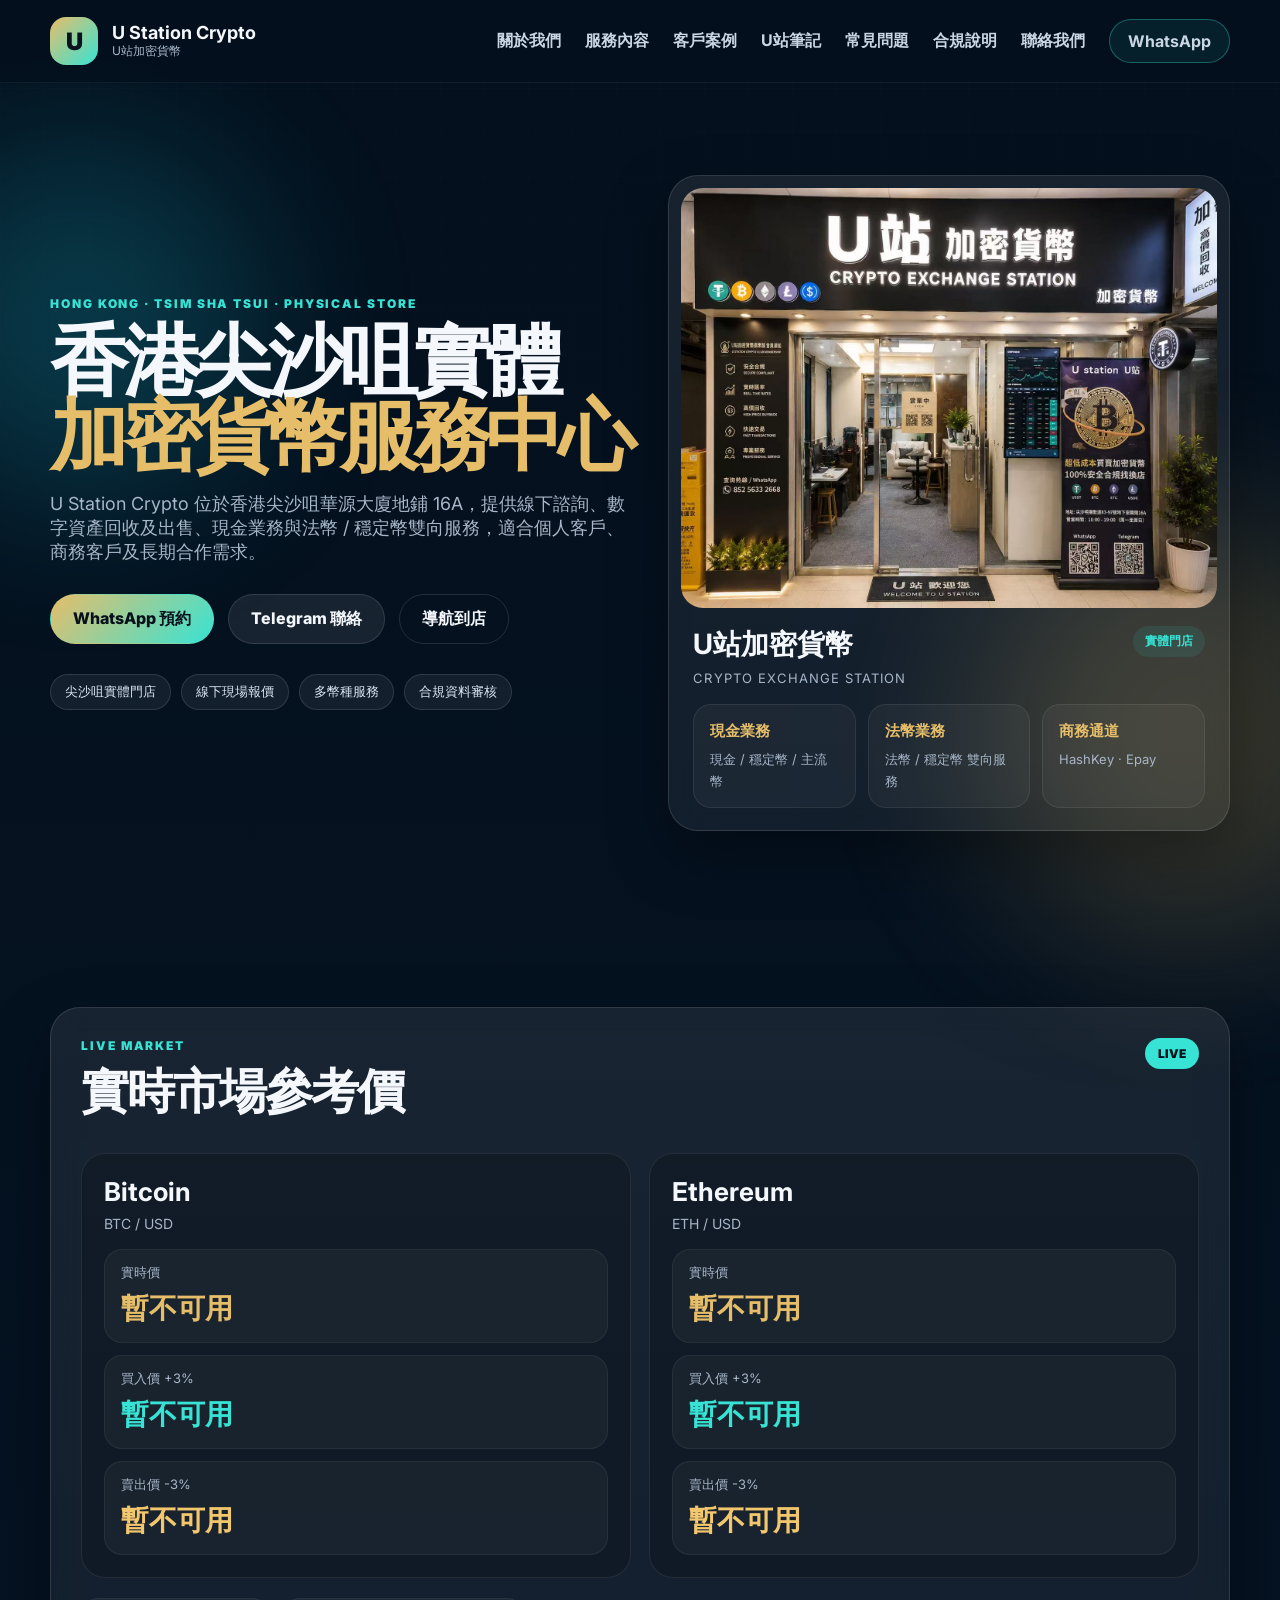
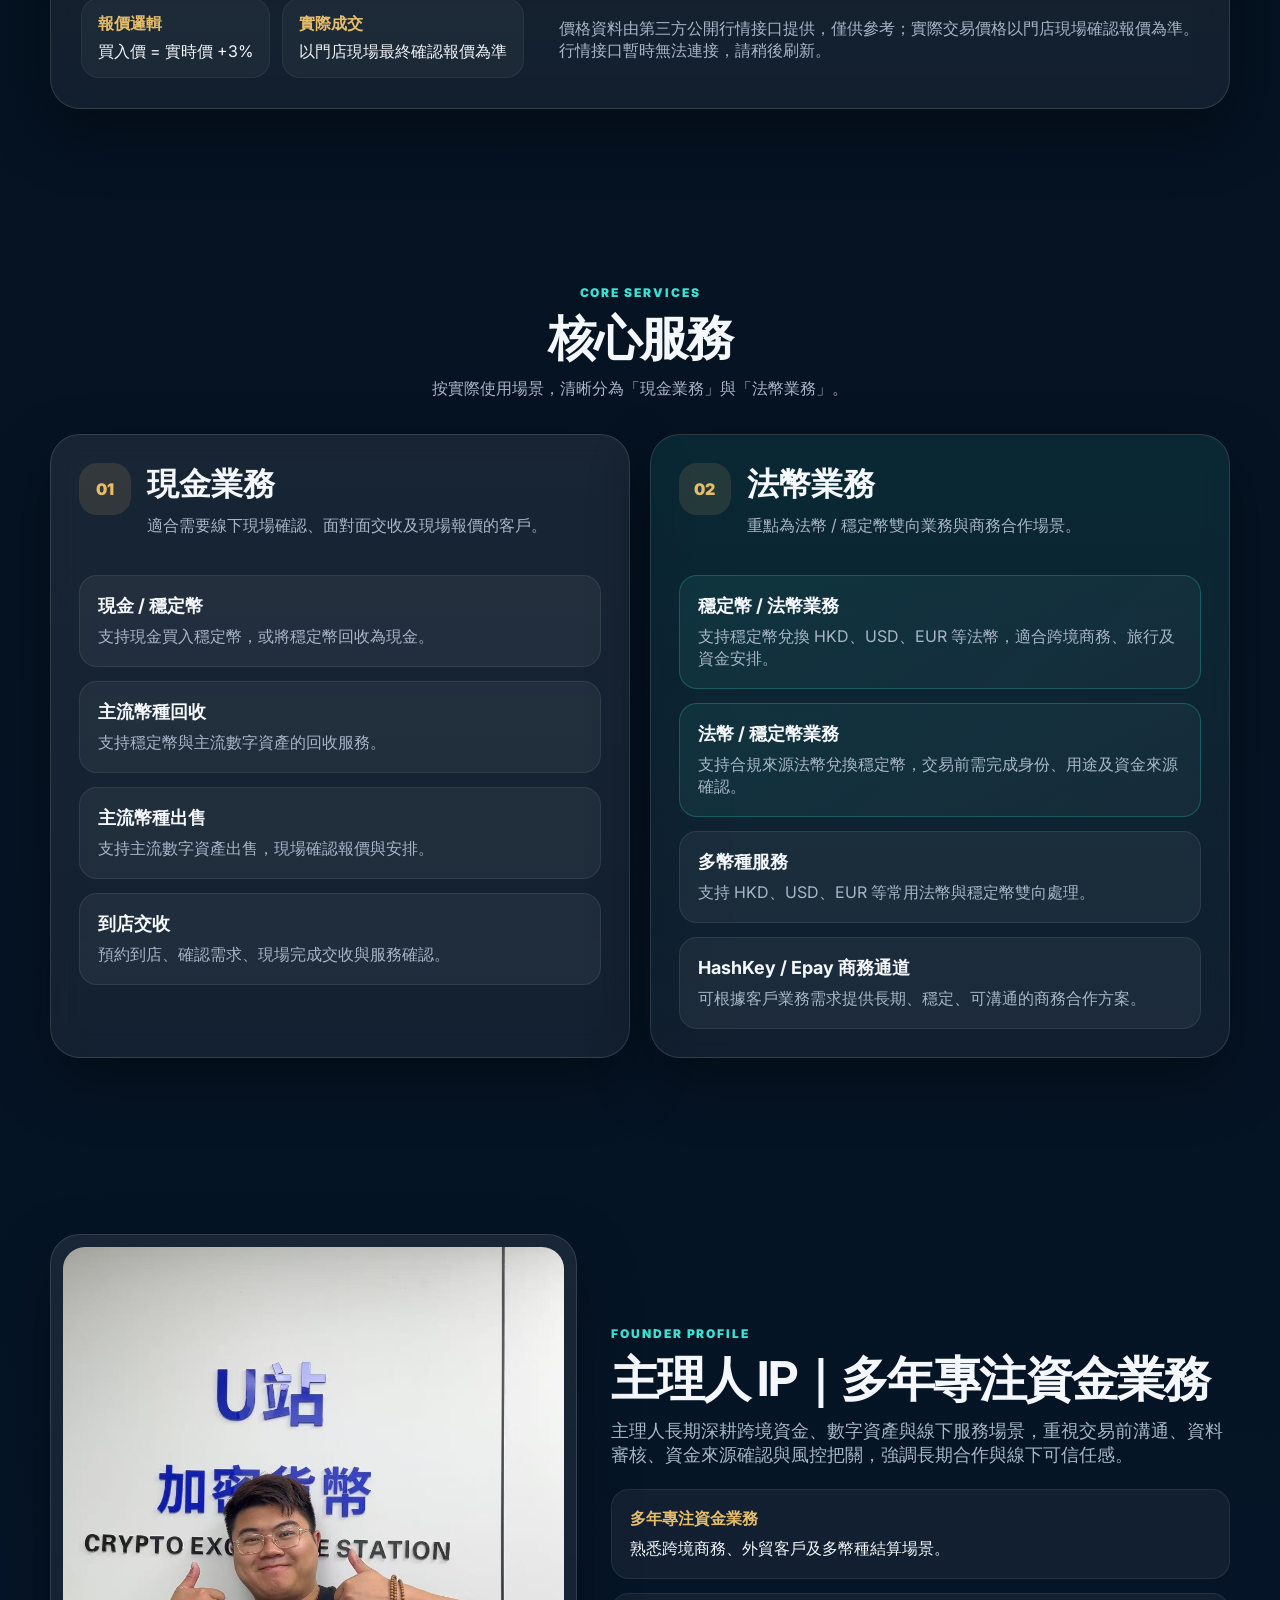
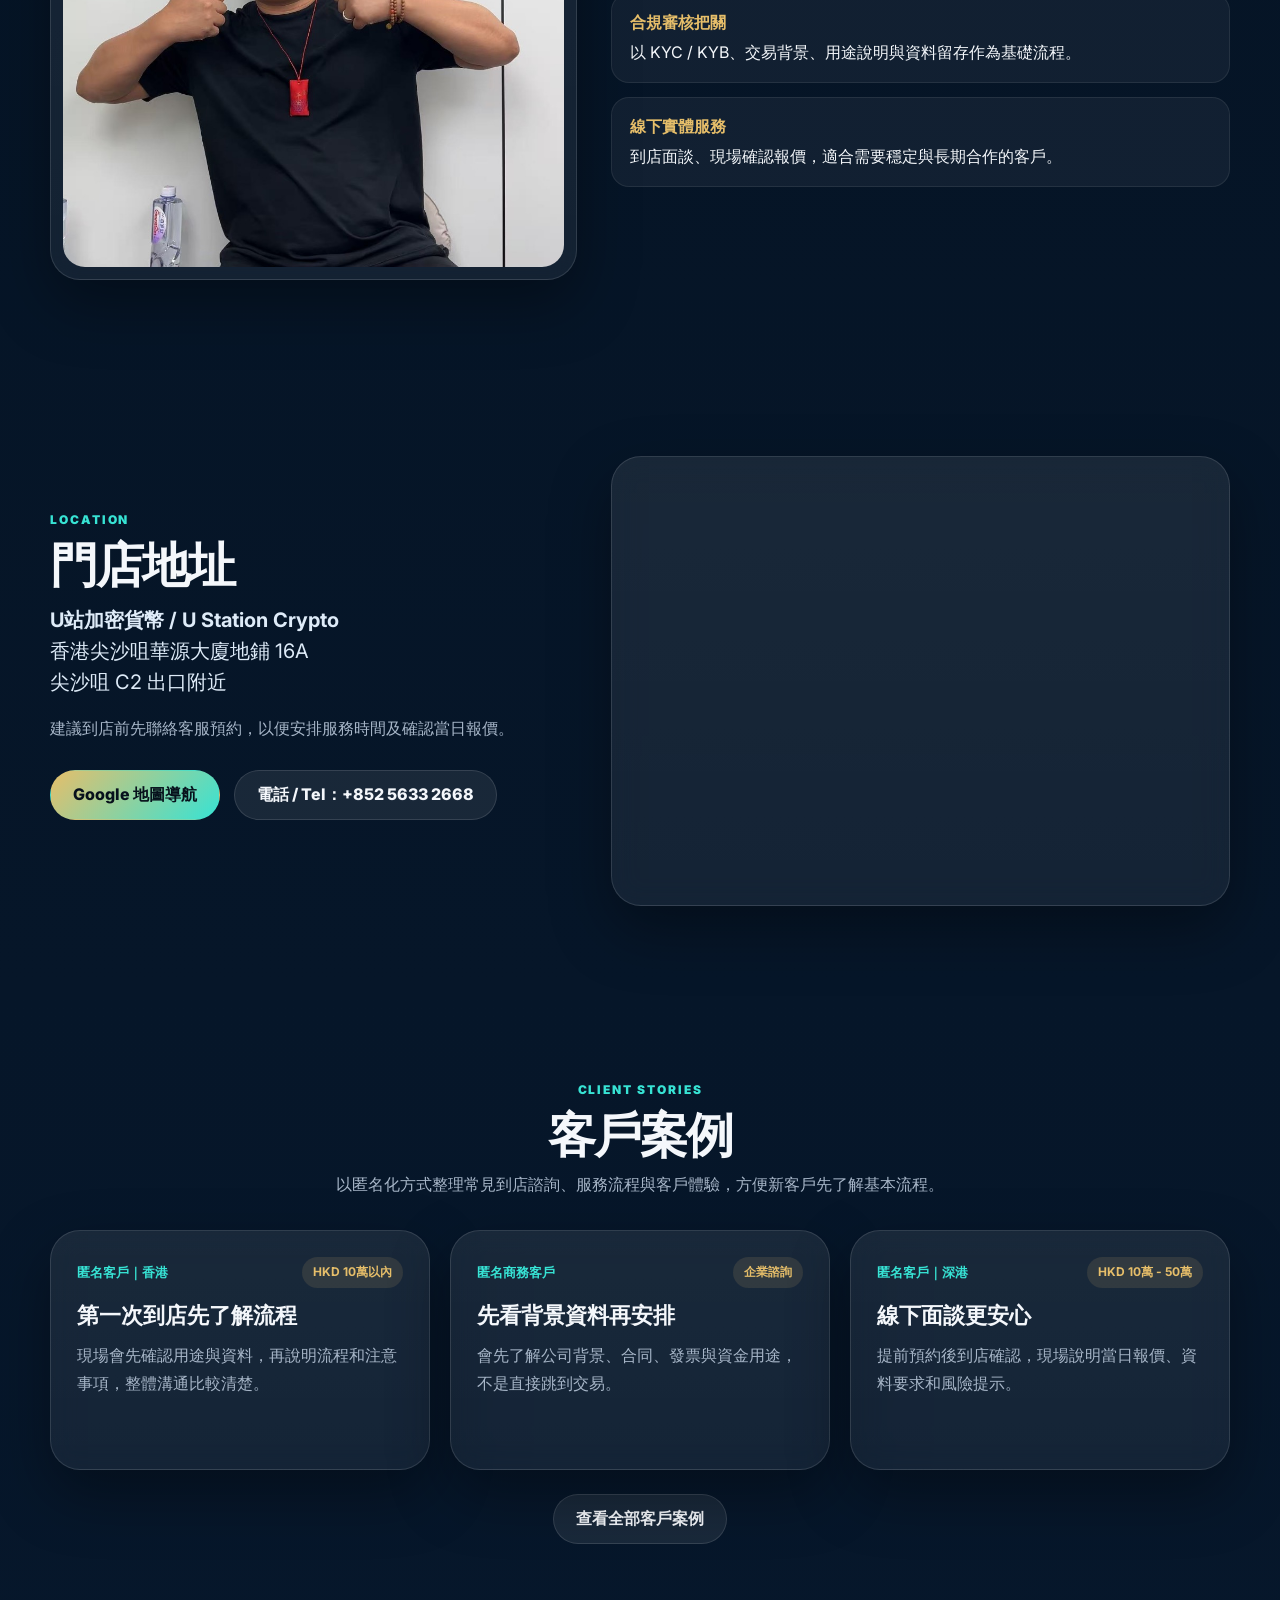
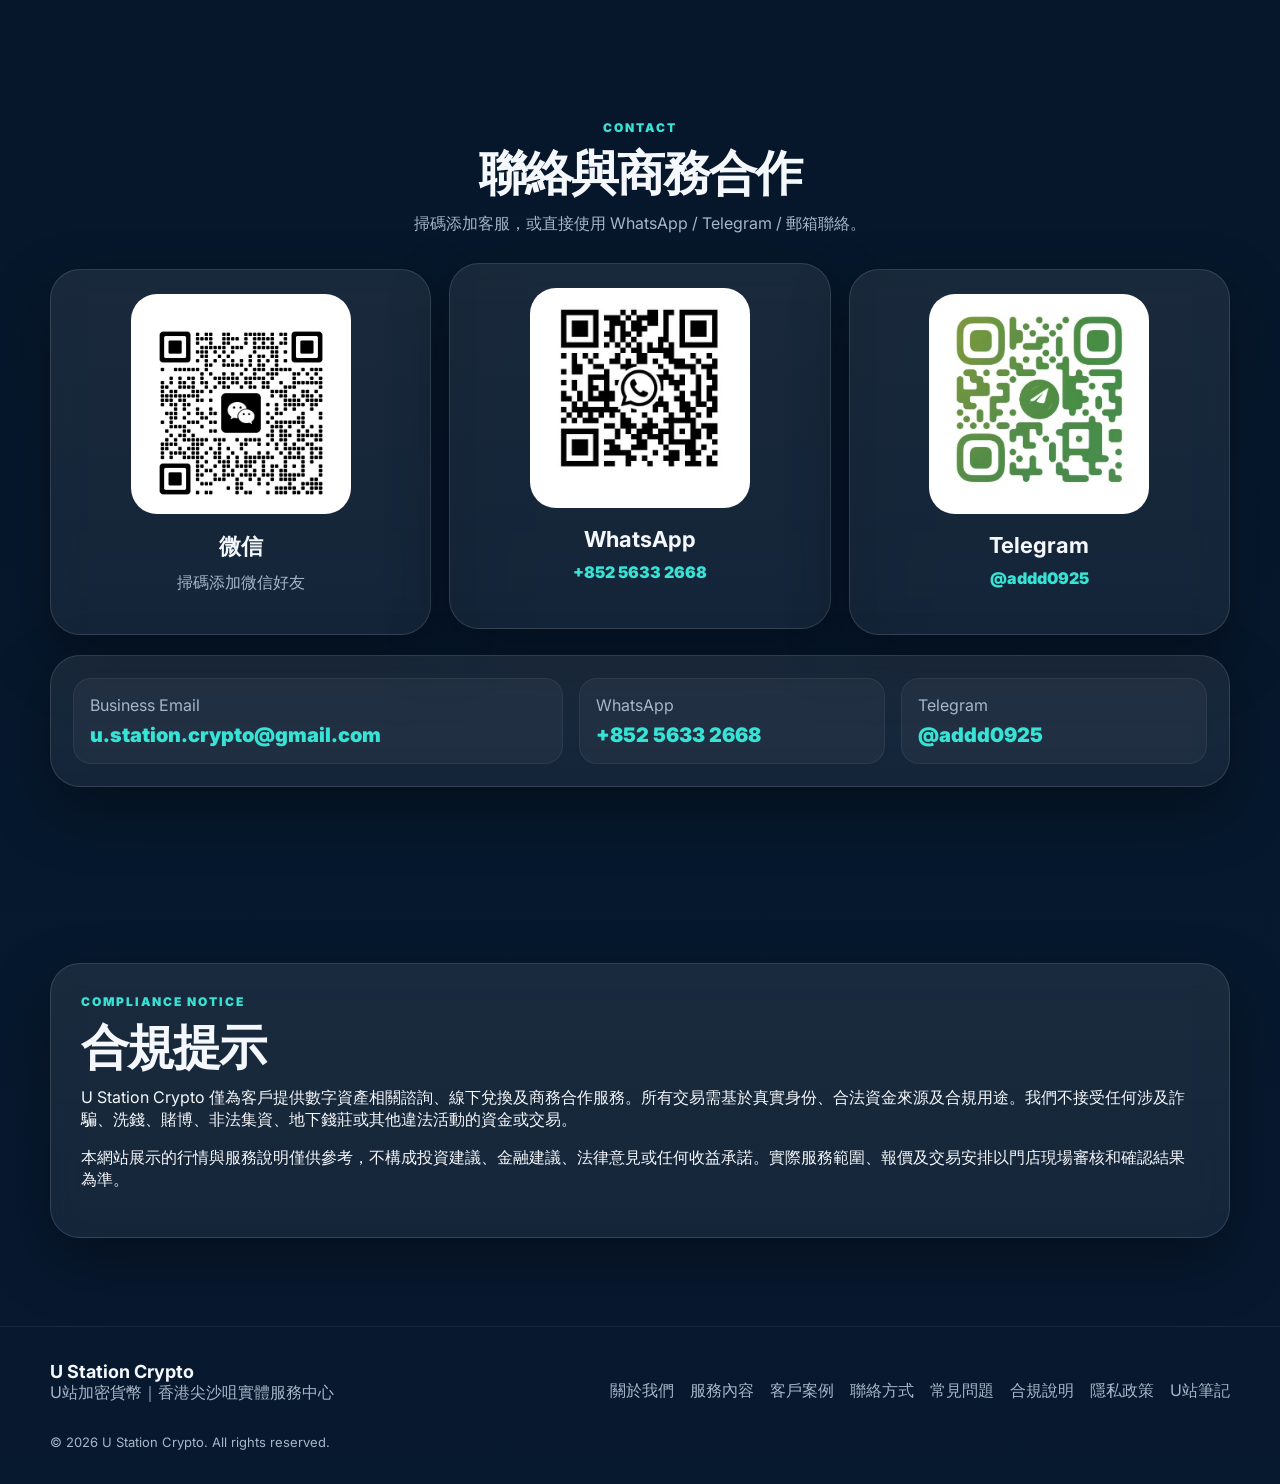
<file: index.html>
<!DOCTYPE html>
<html lang="zh-Hant">
<head>
  <meta charset="UTF-8" />
  <meta name="viewport" content="width=device-width, initial-scale=1.0" />
  <meta name="description" content="U Station Crypto｜香港尖沙咀實體加密貨幣服務中心。" />
  <title>U Station Crypto｜U站加密貨幣</title>
  <link rel="preconnect" href="https://fonts.googleapis.com">
  <link rel="preconnect" href="https://fonts.gstatic.com" crossorigin>
  <link href="https://fonts.googleapis.com/css2?family=Inter:wght@400;500;600;700;800;900&display=swap" rel="stylesheet">
  <link rel="stylesheet" href="style.css?v=12" />
</head>
<body>
  <div class="bg-orb orb-a"></div>
  <div class="bg-orb orb-b"></div>
  <div class="bg-grid"></div>

  <header class="site-header">
    <div class="container nav-row">
      <a class="brand" href="index.html">
        <span class="brand-mark">U</span>
        <span class="brand-text">
          <strong>U Station Crypto</strong>
          <small>U站加密貨幣</small>
        </span>
      </a>

      <button class="nav-toggle" aria-label="Open menu" aria-expanded="false">☰</button>

      <nav class="main-nav">
        <a href="about.html">關於我們</a>
        <a href="services.html">服務內容</a>
        <a href="testimonials.html">客戶案例</a>
        <a href="blog/">U站筆記</a>
        <a href="faq.html">常見問題</a>
        <a href="compliance.html">合規說明</a>
        <a href="contact.html">聯絡我們</a>
        <a class="nav-btn" href="https://wa.me/85256332668" target="_blank" rel="noopener">WhatsApp</a>
      </nav>
    </div>
  </header>

  <main id="home">
    <section class="hero section">
      <div class="container hero-grid">
        <div class="hero-copy">
          <p class="eyebrow">Hong Kong · Tsim Sha Tsui · Physical Store</p>
          <h1>香港尖沙咀實體<br><span>加密貨幣服務中心</span></h1>
          <p class="hero-desc">U Station Crypto 位於香港尖沙咀華源大廈地鋪 16A，提供線下諮詢、數字資產回收及出售、現金業務與法幣 / 穩定幣雙向服務，適合個人客戶、商務客戶及長期合作需求。</p>

          <div class="hero-actions">
            <a class="btn btn-primary" href="https://wa.me/85256332668" target="_blank" rel="noopener">WhatsApp 預約</a>
            <a class="btn btn-secondary" href="https://t.me/addd0925" target="_blank" rel="noopener">Telegram 聯絡</a>
            <a class="btn btn-ghost" href="#location">導航到店</a>
          </div>

          <div class="hero-badges">
            <span>尖沙咀實體門店</span>
            <span>線下現場報價</span>
            <span>多幣種服務</span>
            <span>合規資料審核</span>
          </div>
        </div>

        <div class="hero-card glass-card">
          <div class="hero-image-wrap">
            <img src="images/storefront.jpg" alt="U Station Crypto 香港尖沙咀門店" />
          </div>
          <div class="hero-card-content">
            <div class="hero-card-top">
              <div>
                <h3>U站加密貨幣</h3>
                <p>Crypto Exchange Station</p>
              </div>
              <span class="mini-pill">實體門店</span>
            </div>
            <div class="hero-mini-grid">
              <div><strong>現金業務</strong><span>現金 / 穩定幣 / 主流幣</span></div>
              <div><strong>法幣業務</strong><span>法幣 / 穩定幣 雙向服務</span></div>
              <div><strong>商務通道</strong><span>HashKey · Epay</span></div>
            </div>
          </div>
        </div>
      </div>
    </section>

    <section class="section market-section" id="market">
      <div class="container market-wrap glass-card">
        <div class="section-head market-head">
          <div>
            <p class="eyebrow">Live Market</p>
            <h2>實時市場參考價</h2>
          </div>
          <span class="live-tag">LIVE</span>
        </div>

        <div class="market-grid">
          <article class="price-card">
            <div class="coin-title">
              <strong>Bitcoin</strong>
              <span>BTC / USD</span>
            </div>
            <div class="quote-list">
              <div><label>實時價</label><strong id="btc-price">Loading...</strong></div>
              <div><label>買入價 +3%</label><strong id="btc-buy-price" class="buy-text">Loading...</strong></div>
              <div><label>賣出價 -3%</label><strong id="btc-sell-price" class="sell-text">Loading...</strong></div>
            </div>
          </article>

          <article class="price-card">
            <div class="coin-title">
              <strong>Ethereum</strong>
              <span>ETH / USD</span>
            </div>
            <div class="quote-list">
              <div><label>實時價</label><strong id="eth-price">Loading...</strong></div>
              <div><label>買入價 +3%</label><strong id="eth-buy-price" class="buy-text">Loading...</strong></div>
              <div><label>賣出價 -3%</label><strong id="eth-sell-price" class="sell-text">Loading...</strong></div>
            </div>
          </article>
        </div>

        <div class="market-bottom">
          <div class="quote-logic">
            <div><strong>報價邏輯</strong><span>買入價 = 實時價 +3%</span></div>
            <div><strong>實際成交</strong><span>以門店現場最終確認報價為準</span></div>
          </div>
          <p class="market-note">價格資料由第三方公開行情接口提供，僅供參考；實際交易價格以門店現場確認報價為準。<br><span id="updated-time">更新中...</span></p>
        </div>
      </div>
    </section>

    <section class="section services-section" id="services">
      <div class="container">
        <div class="section-head centered">
          <p class="eyebrow">Core Services</p>
          <h2>核心服務</h2>
          <p>按實際使用場景，清晰分為「現金業務」與「法幣業務」。</p>
        </div>

        <div class="services-grid">
          <article class="service-column glass-card">
            <div class="service-title-row">
              <span class="num-badge">01</span>
              <div>
                <h3>現金業務</h3>
                <p>適合需要線下現場確認、面對面交收及現場報價的客戶。</p>
              </div>
            </div>
            <div class="service-items">
              <div class="service-item"><strong>現金 / 穩定幣</strong><span>支持現金買入穩定幣，或將穩定幣回收為現金。</span></div>
              <div class="service-item"><strong>主流幣種回收</strong><span>支持穩定幣與主流數字資產的回收服務。</span></div>
              <div class="service-item"><strong>主流幣種出售</strong><span>支持主流數字資產出售，現場確認報價與安排。</span></div>
              <div class="service-item"><strong>到店交收</strong><span>預約到店、確認需求、現場完成交收與服務確認。</span></div>
            </div>
          </article>

          <article class="service-column glass-card service-accent">
            <div class="service-title-row">
              <span class="num-badge">02</span>
              <div>
                <h3>法幣業務</h3>
                <p>重點為法幣 / 穩定幣雙向業務與商務合作場景。</p>
              </div>
            </div>
            <div class="service-items">
              <div class="service-item highlight"><strong>穩定幣 / 法幣業務</strong><span>支持穩定幣兌換 HKD、USD、EUR 等法幣，適合跨境商務、旅行及資金安排。</span></div>
              <div class="service-item highlight"><strong>法幣 / 穩定幣業務</strong><span>支持合規來源法幣兌換穩定幣，交易前需完成身份、用途及資金來源確認。</span></div>
              <div class="service-item"><strong>多幣種服務</strong><span>支持 HKD、USD、EUR 等常用法幣與穩定幣雙向處理。</span></div>
              <div class="service-item"><strong>HashKey / Epay 商務通道</strong><span>可根據客戶業務需求提供長期、穩定、可溝通的商務合作方案。</span></div>
            </div>
          </article>
        </div>
      </div>
    </section>

    <section class="section founder-section" id="founder">
      <div class="container founder-grid">
        <div class="founder-photo glass-card">
          <img src="images/founder.jpg" alt="U Station Crypto 主理人" />
        </div>
        <div class="founder-copy">
          <p class="eyebrow">Founder Profile</p>
          <h2>主理人 IP｜多年專注資金業務</h2>
          <p class="founder-lead">主理人長期深耕跨境資金、數字資產與線下服務場景，重視交易前溝通、資料審核、資金來源確認與風控把關，強調長期合作與線下可信任感。</p>
          <div class="founder-points">
            <div><strong>多年專注資金業務</strong><span>熟悉跨境商務、外貿客戶及多幣種結算場景。</span></div>
            <div><strong>合規審核把關</strong><span>以 KYC / KYB、交易背景、用途說明與資料留存作為基礎流程。</span></div>
            <div><strong>線下實體服務</strong><span>到店面談、現場確認報價，適合需要穩定與長期合作的客戶。</span></div>
          </div>
        </div>
      </div>
    </section>

    <section class="section location-section" id="location">
      <div class="container location-grid">
        <div class="location-copy">
          <p class="eyebrow">Location</p>
          <h2>門店地址</h2>
          <p class="address"><strong>U站加密貨幣 / U Station Crypto</strong><br>香港尖沙咀華源大廈地鋪 16A<br>尖沙咀 C2 出口附近</p>
          <p class="location-note">建議到店前先聯絡客服預約，以便安排服務時間及確認當日報價。</p>
          <div class="hero-actions">
            <a class="btn btn-primary" href="https://www.google.com/maps/search/?api=1&query=%E9%A6%99%E6%B8%AF%E5%B0%96%E6%B2%99%E5%92%80%E8%8F%AF%E6%BA%90%E5%A4%A7%E5%BB%88%E5%9C%B0%E9%8B%AA16A" target="_blank" rel="noopener">Google 地圖導航</a>
            <a class="btn btn-secondary" href="tel:+85256332668">電話 / Tel：+852 5633 2668</a>
          </div>
        </div>
        <div class="map-card glass-card">
          <iframe title="U Station Crypto Google Map" src="https://www.google.com/maps?q=%E9%A6%99%E6%B8%AF%E5%B0%96%E6%B2%99%E5%92%80%E8%8F%AF%E6%BA%90%E5%A4%A7%E5%BB%88%E5%9C%B0%E9%8B%AA16A&output=embed" loading="lazy" referrerpolicy="no-referrer-when-downgrade"></iframe>
        </div>
      </div>
    </section>

    <section class="section testimonials-section" id="testimonials">
      <div class="container">
        <div class="section-head centered">
          <p class="eyebrow">Client Stories</p>
          <h2>客戶案例</h2>
          <p>以匿名化方式整理常見到店諮詢、服務流程與客戶體驗，方便新客戶先了解基本流程。</p>
        </div>
        <div class="testimonial-grid preview-grid">
          <article class="glass-card testimonial-card">
            <div class="testimonial-top"><span>匿名客戶｜香港</span><strong>HKD 10萬以內</strong></div>
            <h3>第一次到店先了解流程</h3>
            <p>現場會先確認用途與資料，再說明流程和注意事項，整體溝通比較清楚。</p>
          </article>
          <article class="glass-card testimonial-card">
            <div class="testimonial-top"><span>匿名商務客戶</span><strong>企業諮詢</strong></div>
            <h3>先看背景資料再安排</h3>
            <p>會先了解公司背景、合同、發票與資金用途，不是直接跳到交易。</p>
          </article>
          <article class="glass-card testimonial-card">
            <div class="testimonial-top"><span>匿名客戶｜深港</span><strong>HKD 10萬 - 50萬</strong></div>
            <h3>線下面談更安心</h3>
            <p>提前預約後到店確認，現場說明當日報價、資料要求和風險提示。</p>
          </article>
        </div>
        <div class="center-actions"><a class="btn btn-secondary" href="testimonials.html">查看全部客戶案例</a></div>
      </div>
    </section>

    <section class="section contact-section" id="contact">
      <div class="container">
        <div class="section-head centered">
          <p class="eyebrow">Contact</p>
          <h2>聯絡與商務合作</h2>
          <p>掃碼添加客服，或直接使用 WhatsApp / Telegram / 郵箱聯絡。</p>
        </div>

        <div class="contact-grid">
          <article class="contact-card glass-card">
            <div class="qr-box"><img src="images/wechat-qr.png" alt="微信二維碼"></div>
            <h3>微信</h3>
            <p>掃碼添加微信好友</p>
          </article>
          <article class="contact-card glass-card featured-contact">
            <div class="qr-box"><img src="images/whatsapp-qr.png" alt="WhatsApp 二維碼"></div>
            <h3>WhatsApp</h3>
            <p><a href="https://wa.me/85256332668" target="_blank" rel="noopener">+852 5633 2668</a></p>
          </article>
          <article class="contact-card glass-card">
            <div class="qr-box"><img src="images/telegram-qr.png" alt="Telegram 二維碼"></div>
            <h3>Telegram</h3>
            <p><a href="https://t.me/addd0925" target="_blank" rel="noopener">@addd0925</a></p>
          </article>
        </div>

        <div class="contact-strip glass-card">
          <div>
            <span>Business Email</span>
            <strong><a href="mailto:u.station.crypto@gmail.com">u.station.crypto@gmail.com</a></strong>
          </div>
          <div>
            <span>WhatsApp</span>
            <strong><a href="https://wa.me/85256332668" target="_blank" rel="noopener">+852 5633 2668</a></strong>
          </div>
          <div>
            <span>Telegram</span>
            <strong><a href="https://t.me/addd0925" target="_blank" rel="noopener">@addd0925</a></strong>
          </div>
        </div>
      </div>
    </section>

    <section class="section compliance-section">
      <div class="container compliance-card glass-card">
        <p class="eyebrow">Compliance Notice</p>
        <h2>合規提示</h2>
        <p>U Station Crypto 僅為客戶提供數字資產相關諮詢、線下兌換及商務合作服務。所有交易需基於真實身份、合法資金來源及合規用途。我們不接受任何涉及詐騙、洗錢、賭博、非法集資、地下錢莊或其他違法活動的資金或交易。</p>
        <p>本網站展示的行情與服務說明僅供參考，不構成投資建議、金融建議、法律意見或任何收益承諾。實際服務範圍、報價及交易安排以門店現場審核和確認結果為準。</p>
      </div>
    </section>
  </main>

  <footer class="site-footer">
    <div class="container footer-row">
      <div>
        <strong>U Station Crypto</strong>
        <p>U站加密貨幣｜香港尖沙咀實體服務中心</p>
      </div>
      <div class="footer-links">
        <a href="about.html">關於我們</a>
        <a href="services.html">服務內容</a>
        <a href="testimonials.html">客戶案例</a>
        <a href="contact.html">聯絡方式</a>
        <a href="faq.html">常見問題</a>
        <a href="compliance.html">合規說明</a>
        <a href="privacy.html">隱私政策</a>
        <a href="blog/">U站筆記</a>
      </div>
    </div>
    <div class="container copyright">© <span id="year"></span> U Station Crypto. All rights reserved.</div>
  </footer>

  <script src="script.js?v=12"></script>
</body>
</html>
</file>
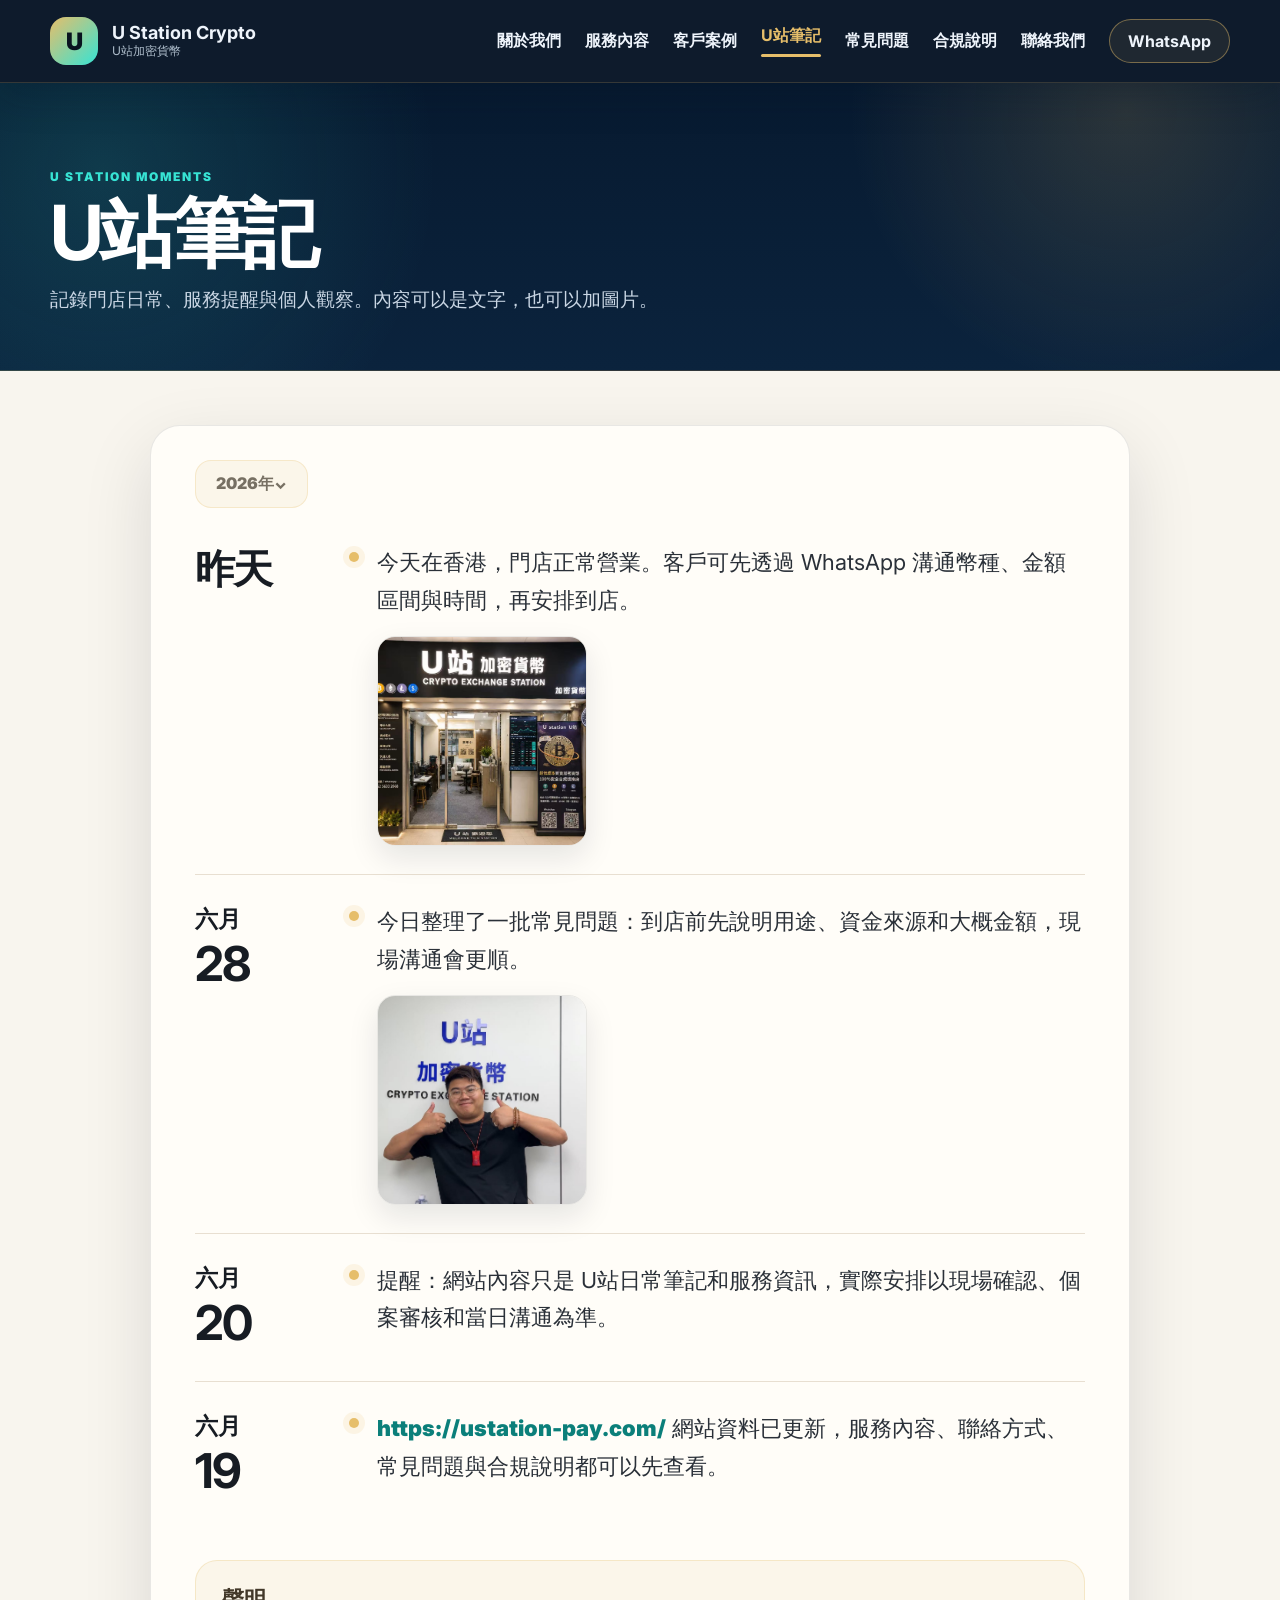
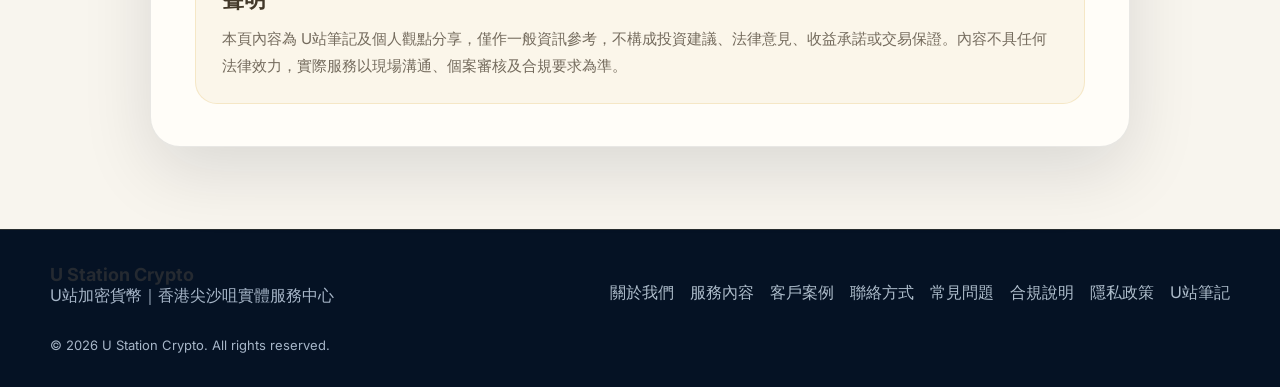
<file: blog/index.html>
<!DOCTYPE html>
<html lang="zh-Hant">
<head>
  <meta charset="UTF-8" />
  <meta name="viewport" content="width=device-width, initial-scale=1.0" />
  <meta name="description" content="U Station Crypto｜U站筆記，記錄門店日常、服務提醒與個人觀點分享。" />
  <title>U站筆記｜U Station Crypto</title>
  <link rel="preconnect" href="https://fonts.googleapis.com">
  <link rel="preconnect" href="https://fonts.gstatic.com" crossorigin>
  <link href="https://fonts.googleapis.com/css2?family=Inter:wght@400;500;600;700;800;900&display=swap" rel="stylesheet">
  <link rel="stylesheet" href="../style.css?v=13" />
</head>
<body class="notes-simple-page">
  <header class="site-header notes-simple-header">
    <div class="container nav-row">
      <a class="brand" href="../index.html">
        <span class="brand-mark">U</span>
        <span class="brand-text"><strong>U Station Crypto</strong><small>U站加密貨幣</small></span>
      </a>
      <button class="nav-toggle" aria-label="Open menu" aria-expanded="false">☰</button>
      <nav class="main-nav">
        <a href="../about.html">關於我們</a>
        <a href="../services.html">服務內容</a>
        <a href="../testimonials.html">客戶案例</a>
        <a class="active" href="../blog/">U站筆記</a>
        <a href="../faq.html">常見問題</a>
        <a href="../compliance.html">合規說明</a>
        <a href="../contact.html">聯絡我們</a>
        <a class="nav-btn" href="https://wa.me/85256332668" target="_blank" rel="noopener">WhatsApp</a>
      </nav>
    </div>
  </header>

  <main>
    <section class="notes-simple-hero">
      <div class="container">
        <p class="eyebrow">U Station Moments</p>
        <h1>U站筆記</h1>
        <p>記錄門店日常、服務提醒與個人觀察。內容可以是文字，也可以加圖片。</p>
      </div>
    </section>

    <section class="notes-simple-section">
      <div class="container notes-simple-card">
        <div class="notes-year-row">2026年⌄</div>

        <div class="simple-moment-list">
          <article class="simple-moment">
            <div class="simple-date today">昨天</div>
            <div class="simple-content">
              <p>今天在香港，門店正常營業。客戶可先透過 WhatsApp 溝通幣種、金額區間與時間，再安排到店。</p>
              <img class="simple-thumb" src="../images/storefront.jpg" alt="U Station Crypto 門店日常" />
            </div>
          </article>

          <article class="simple-moment">
            <div class="simple-date"><span>六月</span><strong>28</strong></div>
            <div class="simple-content">
              <p>今日整理了一批常見問題：到店前先說明用途、資金來源和大概金額，現場溝通會更順。</p>
              <img class="simple-thumb" src="../images/founder.jpg" alt="U Station Crypto 日常筆記" />
            </div>
          </article>

          <article class="simple-moment">
            <div class="simple-date"><span>六月</span><strong>20</strong></div>
            <div class="simple-content">
              <p>提醒：網站內容只是 U站日常筆記和服務資訊，實際安排以現場確認、個案審核和當日溝通為準。</p>
            </div>
          </article>

          <article class="simple-moment">
            <div class="simple-date"><span>六月</span><strong>19</strong></div>
            <div class="simple-content">
              <p><a href="https://ustation-pay.com/" target="_blank" rel="noopener">https://ustation-pay.com/</a> 網站資料已更新，服務內容、聯絡方式、常見問題與合規說明都可以先查看。</p>
            </div>
          </article>
        </div>

        <div class="notes-simple-disclaimer">
          <strong>聲明</strong>
          <p>本頁內容為 U站筆記及個人觀點分享，僅作一般資訊參考，不構成投資建議、法律意見、收益承諾或交易保證。內容不具任何法律效力，實際服務以現場溝通、個案審核及合規要求為準。</p>
        </div>
      </div>
    </section>
  </main>

  <footer class="site-footer notes-simple-footer">
    <div class="container footer-row">
      <div><strong>U Station Crypto</strong><p>U站加密貨幣｜香港尖沙咀實體服務中心</p></div>
      <div class="footer-links">
        <a href="../about.html">關於我們</a><a href="../services.html">服務內容</a><a href="../testimonials.html">客戶案例</a><a href="../contact.html">聯絡方式</a>
        <a href="../faq.html">常見問題</a><a href="../compliance.html">合規說明</a><a href="../privacy.html">隱私政策</a><a href="../blog/">U站筆記</a>
      </div>
    </div>
    <div class="container copyright">© <span id="year"></span> U Station Crypto. All rights reserved.</div>
  </footer>
  <script src="../script.js?v=13"></script>
</body>
</html>
</file>
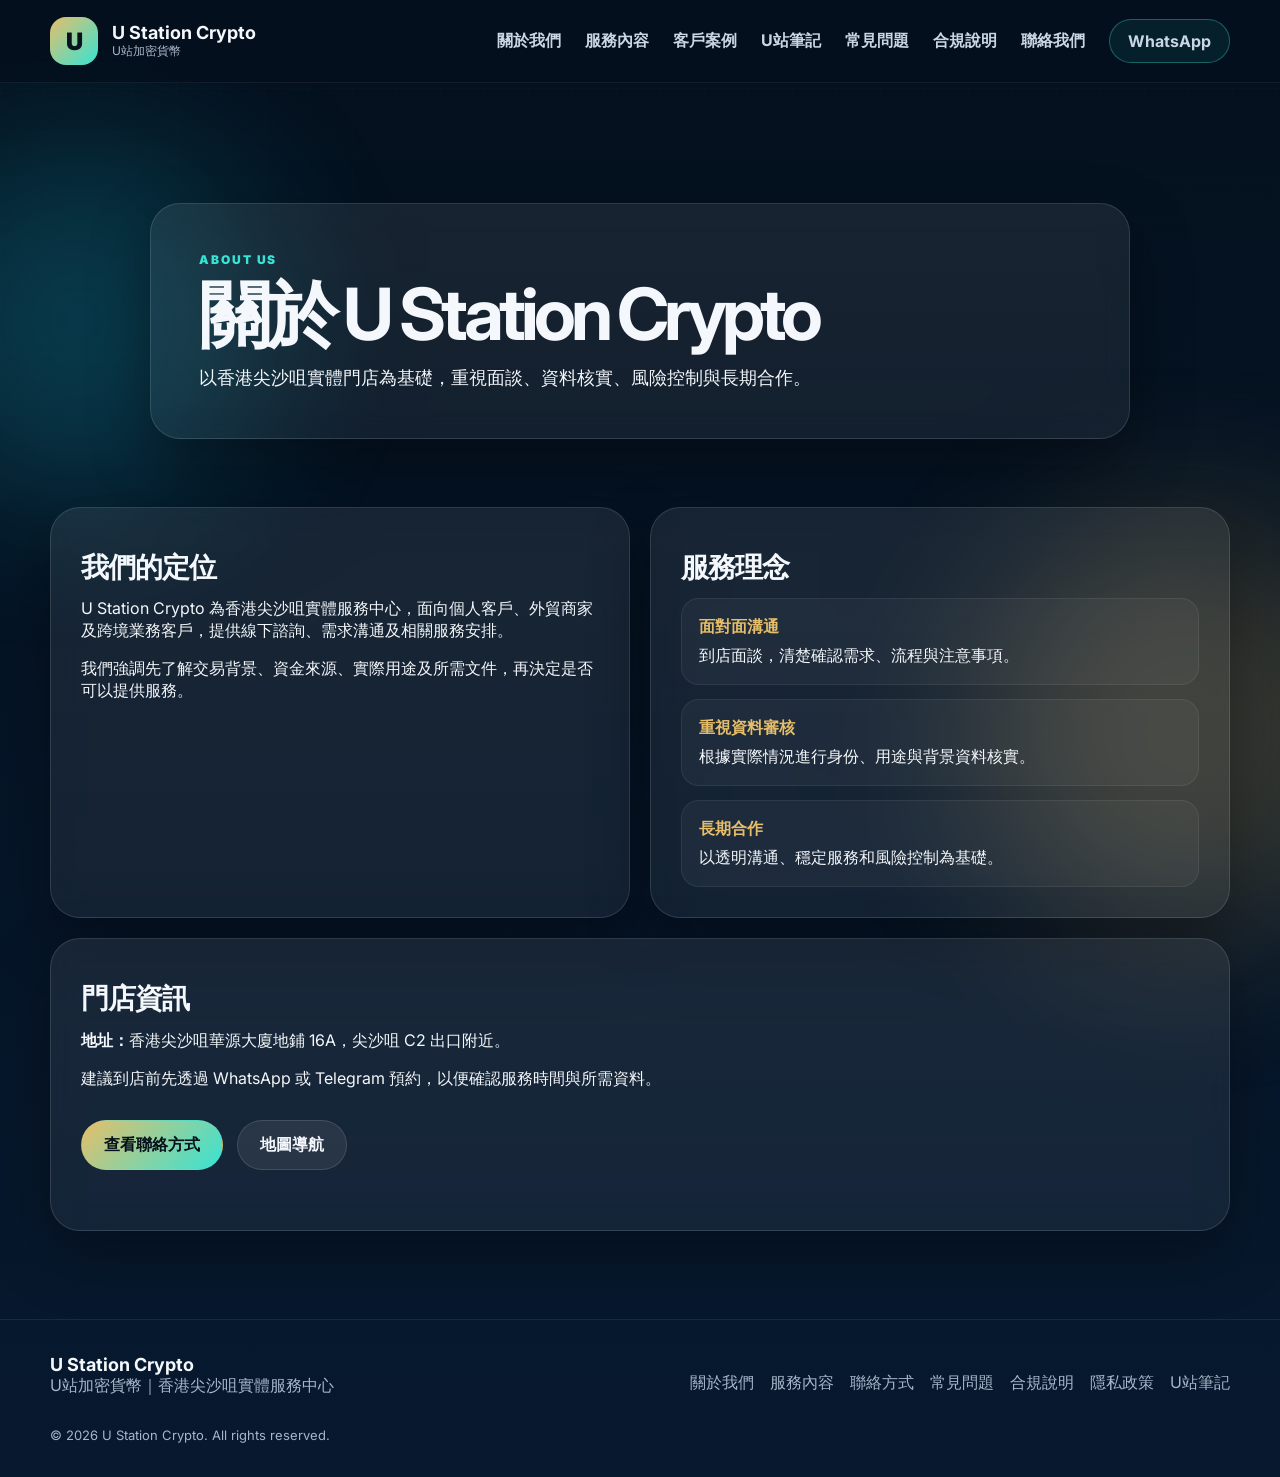
<file: about.html>
<!DOCTYPE html>
<html lang="zh-Hant">
<head>
  <meta charset="UTF-8" />
  <meta name="viewport" content="width=device-width, initial-scale=1.0" />
  <meta name="description" content="了解 U Station Crypto 的門店定位、服務理念與線下服務模式。" />
  <title>關於我們｜U Station Crypto</title>
  <link rel="preconnect" href="https://fonts.googleapis.com">
  <link rel="preconnect" href="https://fonts.gstatic.com" crossorigin>
  <link href="https://fonts.googleapis.com/css2?family=Inter:wght@400;500;600;700;800;900&display=swap" rel="stylesheet">
  <link rel="stylesheet" href="style.css?v=12" />
</head>
<body>
  <div class="bg-orb orb-a"></div><div class="bg-orb orb-b"></div><div class="bg-grid"></div>
  <header class="site-header">
    <div class="container nav-row">
      <a class="brand" href="index.html">
        <span class="brand-mark">U</span>
        <span class="brand-text"><strong>U Station Crypto</strong><small>U站加密貨幣</small></span>
      </a>
      <button class="nav-toggle" aria-label="Open menu" aria-expanded="false">☰</button>
      <nav class="main-nav">
        <a href="about.html">關於我們</a>
        <a href="services.html">服務內容</a>
        <a href="testimonials.html">客戶案例</a>
        <a href="blog/">U站筆記</a>
        <a href="faq.html">常見問題</a>
        <a href="compliance.html">合規說明</a>
        <a href="contact.html">聯絡我們</a>
        <a class="nav-btn" href="https://wa.me/85256332668" target="_blank" rel="noopener">WhatsApp</a>
      </nav>
    </div>
  </header>
  <main>
    <section class="page-hero section">
      <div class="container page-hero-inner glass-card">
        <p class="eyebrow">About Us</p>
        <h1>關於 U Station Crypto</h1>
        <p class="page-lead">以香港尖沙咀實體門店為基礎，重視面談、資料核實、風險控制與長期合作。</p>
      </div>
    </section>
    <section class="section compact-section"><div class="container content-grid two-col">
<article class="glass-card content-card"><h2>我們的定位</h2><p>U Station Crypto 為香港尖沙咀實體服務中心，面向個人客戶、外貿商家及跨境業務客戶，提供線下諮詢、需求溝通及相關服務安排。</p><p>我們強調先了解交易背景、資金來源、實際用途及所需文件，再決定是否可以提供服務。</p></article>
<article class="glass-card content-card"><h2>服務理念</h2><div class="info-list"><div><strong>面對面溝通</strong><span>到店面談，清楚確認需求、流程與注意事項。</span></div><div><strong>重視資料審核</strong><span>根據實際情況進行身份、用途與背景資料核實。</span></div><div><strong>長期合作</strong><span>以透明溝通、穩定服務和風險控制為基礎。</span></div></div></article>
<article class="glass-card content-card span-2"><h2>門店資訊</h2><p><strong>地址：</strong>香港尖沙咀華源大廈地鋪 16A，尖沙咀 C2 出口附近。</p><p>建議到店前先透過 WhatsApp 或 Telegram 預約，以便確認服務時間與所需資料。</p><div class="hero-actions"><a class="btn btn-primary" href="contact.html">查看聯絡方式</a><a class="btn btn-secondary" href="https://www.google.com/maps/search/?api=1&query=%E9%A6%99%E6%B8%AF%E5%B0%96%E6%B2%99%E5%92%80%E8%8F%AF%E6%BA%90%E5%A4%A7%E5%BB%88%E5%9C%B0%E9%8B%AA16A" target="_blank" rel="noopener">地圖導航</a></div></article>
</div></section>
  </main>
  <footer class="site-footer">
    <div class="container footer-row">
      <div><strong>U Station Crypto</strong><p>U站加密貨幣｜香港尖沙咀實體服務中心</p></div>
      <div class="footer-links">
        <a href="about.html">關於我們</a><a href="services.html">服務內容</a><a href="contact.html">聯絡方式</a>
        <a href="faq.html">常見問題</a><a href="compliance.html">合規說明</a><a href="privacy.html">隱私政策</a><a href="blog/">U站筆記</a>
      </div>
    </div>
    <div class="container copyright">© <span id="year"></span> U Station Crypto. All rights reserved.</div>
  </footer>
  <script src="script.js?v=12"></script>
</body>
</html>
</file>
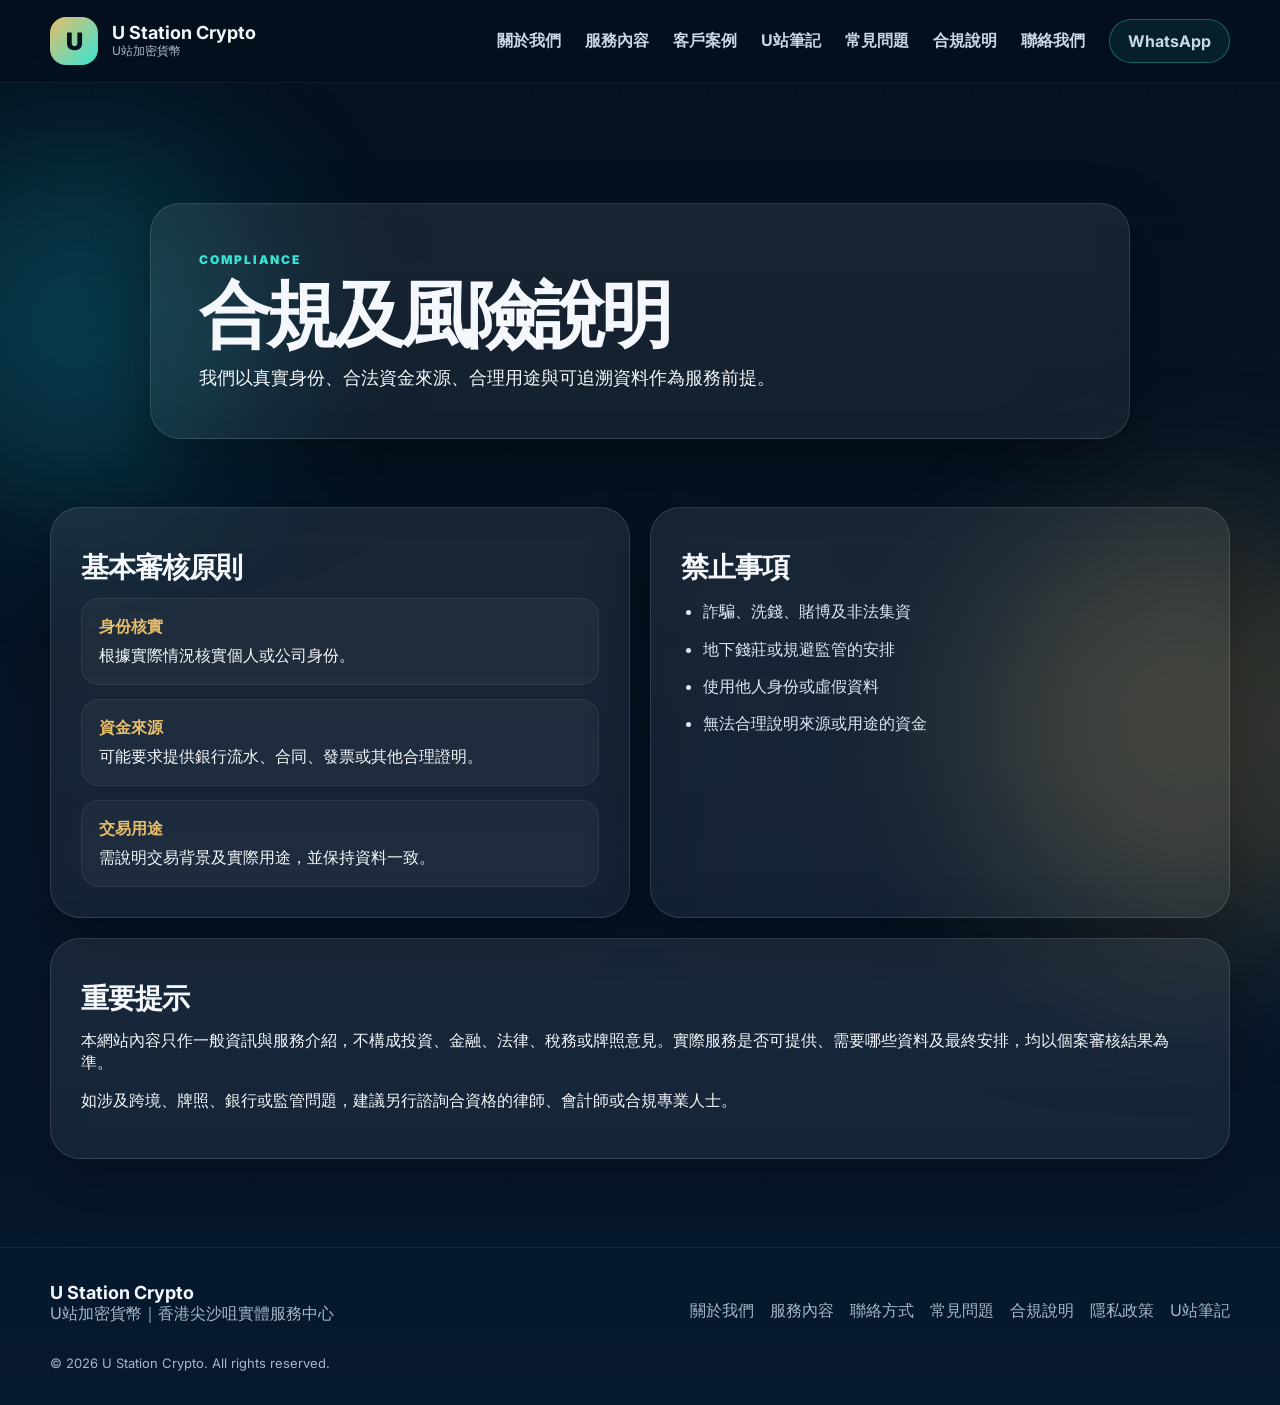
<file: compliance.html>
<!DOCTYPE html>
<html lang="zh-Hant">
<head>
  <meta charset="UTF-8" />
  <meta name="viewport" content="width=device-width, initial-scale=1.0" />
  <meta name="description" content="了解 U Station Crypto 的身份核實、資金來源審核、禁止交易與風險提示。" />
  <title>合規及風險說明｜U Station Crypto</title>
  <link rel="preconnect" href="https://fonts.googleapis.com">
  <link rel="preconnect" href="https://fonts.gstatic.com" crossorigin>
  <link href="https://fonts.googleapis.com/css2?family=Inter:wght@400;500;600;700;800;900&display=swap" rel="stylesheet">
  <link rel="stylesheet" href="style.css?v=12" />
</head>
<body>
  <div class="bg-orb orb-a"></div><div class="bg-orb orb-b"></div><div class="bg-grid"></div>
  <header class="site-header">
    <div class="container nav-row">
      <a class="brand" href="index.html">
        <span class="brand-mark">U</span>
        <span class="brand-text"><strong>U Station Crypto</strong><small>U站加密貨幣</small></span>
      </a>
      <button class="nav-toggle" aria-label="Open menu" aria-expanded="false">☰</button>
      <nav class="main-nav">
        <a href="about.html">關於我們</a>
        <a href="services.html">服務內容</a>
        <a href="testimonials.html">客戶案例</a>
        <a href="blog/">U站筆記</a>
        <a href="faq.html">常見問題</a>
        <a href="compliance.html">合規說明</a>
        <a href="contact.html">聯絡我們</a>
        <a class="nav-btn" href="https://wa.me/85256332668" target="_blank" rel="noopener">WhatsApp</a>
      </nav>
    </div>
  </header>
  <main>
    <section class="page-hero section">
      <div class="container page-hero-inner glass-card">
        <p class="eyebrow">Compliance</p>
        <h1>合規及風險說明</h1>
        <p class="page-lead">我們以真實身份、合法資金來源、合理用途與可追溯資料作為服務前提。</p>
      </div>
    </section>
    <section class="section compact-section"><div class="container content-grid two-col">
<article class="glass-card content-card"><h2>基本審核原則</h2><div class="info-list"><div><strong>身份核實</strong><span>根據實際情況核實個人或公司身份。</span></div><div><strong>資金來源</strong><span>可能要求提供銀行流水、合同、發票或其他合理證明。</span></div><div><strong>交易用途</strong><span>需說明交易背景及實際用途，並保持資料一致。</span></div></div></article>
<article class="glass-card content-card"><h2>禁止事項</h2><ul class="clean-list"><li>詐騙、洗錢、賭博及非法集資</li><li>地下錢莊或規避監管的安排</li><li>使用他人身份或虛假資料</li><li>無法合理說明來源或用途的資金</li></ul></article>
<article class="glass-card content-card span-2"><h2>重要提示</h2><p>本網站內容只作一般資訊與服務介紹，不構成投資、金融、法律、稅務或牌照意見。實際服務是否可提供、需要哪些資料及最終安排，均以個案審核結果為準。</p><p>如涉及跨境、牌照、銀行或監管問題，建議另行諮詢合資格的律師、會計師或合規專業人士。</p></article>
</div></section>
  </main>
  <footer class="site-footer">
    <div class="container footer-row">
      <div><strong>U Station Crypto</strong><p>U站加密貨幣｜香港尖沙咀實體服務中心</p></div>
      <div class="footer-links">
        <a href="about.html">關於我們</a><a href="services.html">服務內容</a><a href="contact.html">聯絡方式</a>
        <a href="faq.html">常見問題</a><a href="compliance.html">合規說明</a><a href="privacy.html">隱私政策</a><a href="blog/">U站筆記</a>
      </div>
    </div>
    <div class="container copyright">© <span id="year"></span> U Station Crypto. All rights reserved.</div>
  </footer>
  <script src="script.js?v=12"></script>
</body>
</html>
</file>
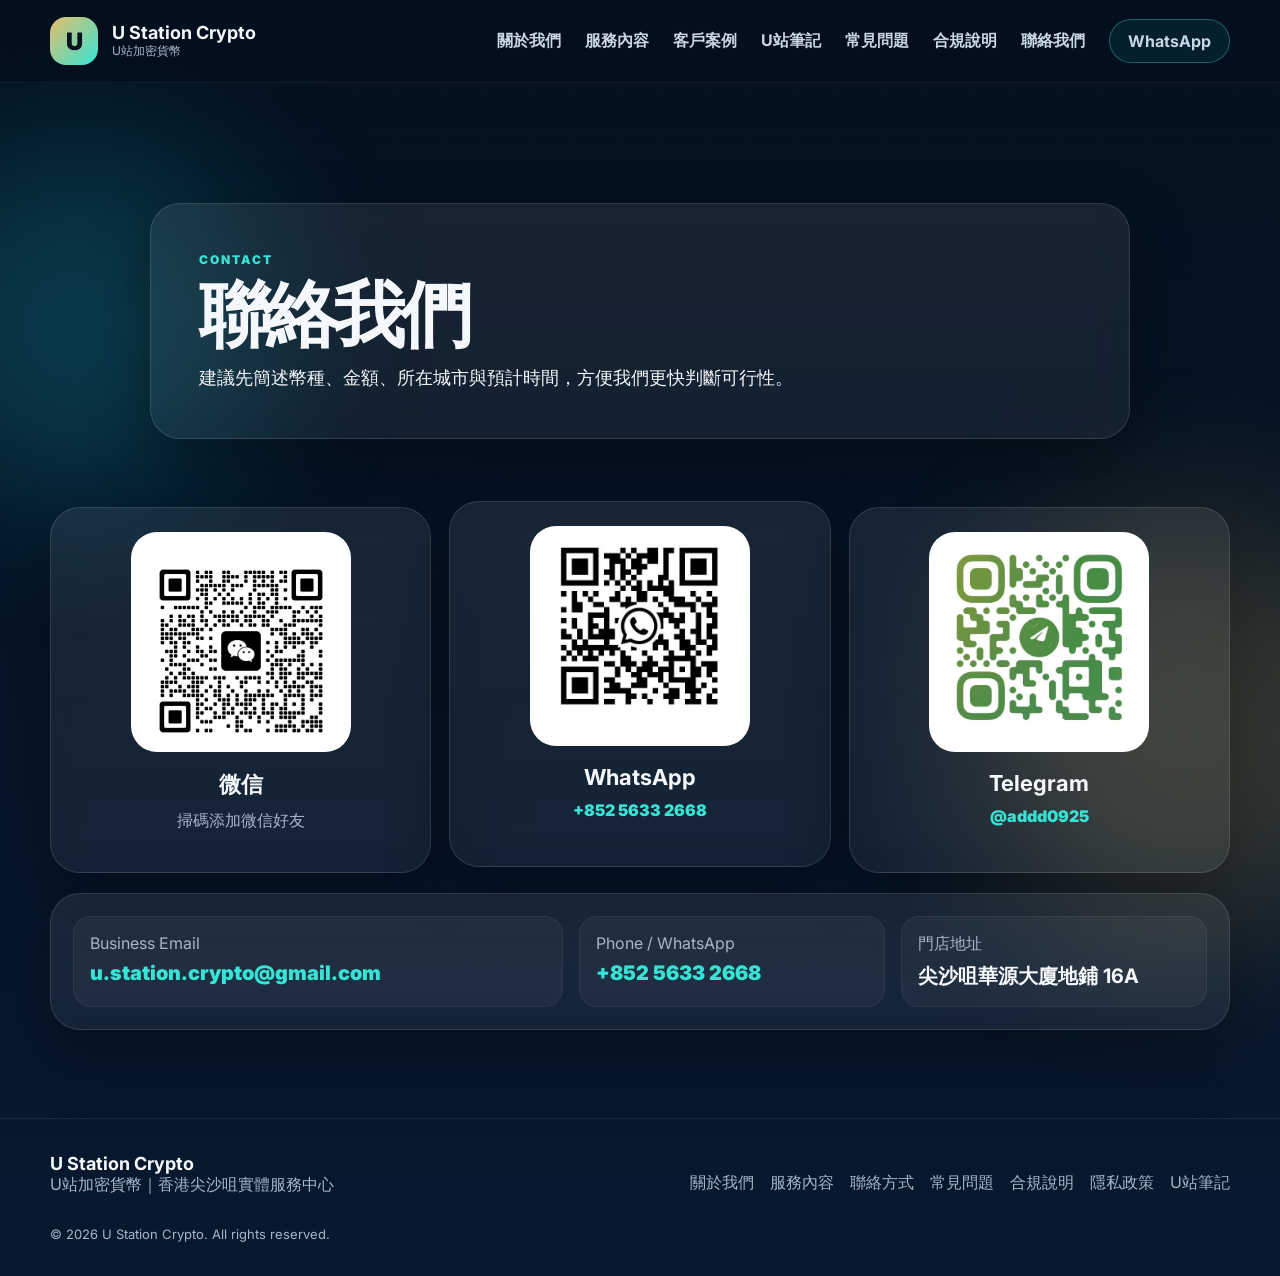
<file: contact.html>
<!DOCTYPE html>
<html lang="zh-Hant">
<head>
  <meta charset="UTF-8" />
  <meta name="viewport" content="width=device-width, initial-scale=1.0" />
  <meta name="description" content="透過 WhatsApp、Telegram、微信或電郵聯絡 U Station Crypto。" />
  <title>聯絡方式｜U Station Crypto</title>
  <link rel="preconnect" href="https://fonts.googleapis.com">
  <link rel="preconnect" href="https://fonts.gstatic.com" crossorigin>
  <link href="https://fonts.googleapis.com/css2?family=Inter:wght@400;500;600;700;800;900&display=swap" rel="stylesheet">
  <link rel="stylesheet" href="style.css?v=12" />
</head>
<body>
  <div class="bg-orb orb-a"></div><div class="bg-orb orb-b"></div><div class="bg-grid"></div>
  <header class="site-header">
    <div class="container nav-row">
      <a class="brand" href="index.html">
        <span class="brand-mark">U</span>
        <span class="brand-text"><strong>U Station Crypto</strong><small>U站加密貨幣</small></span>
      </a>
      <button class="nav-toggle" aria-label="Open menu" aria-expanded="false">☰</button>
      <nav class="main-nav">
        <a href="about.html">關於我們</a>
        <a href="services.html">服務內容</a>
        <a href="testimonials.html">客戶案例</a>
        <a href="blog/">U站筆記</a>
        <a href="faq.html">常見問題</a>
        <a href="compliance.html">合規說明</a>
        <a href="contact.html">聯絡我們</a>
        <a class="nav-btn" href="https://wa.me/85256332668" target="_blank" rel="noopener">WhatsApp</a>
      </nav>
    </div>
  </header>
  <main>
    <section class="page-hero section">
      <div class="container page-hero-inner glass-card">
        <p class="eyebrow">Contact</p>
        <h1>聯絡我們</h1>
        <p class="page-lead">建議先簡述幣種、金額、所在城市與預計時間，方便我們更快判斷可行性。</p>
      </div>
    </section>
    <section class="section compact-section"><div class="container">
<div class="contact-grid"><article class="contact-card glass-card"><div class="qr-box"><img src="images/wechat-qr.png" alt="微信二維碼"></div><h3>微信</h3><p>掃碼添加微信好友</p></article><article class="contact-card glass-card featured-contact"><div class="qr-box"><img src="images/whatsapp-qr.png" alt="WhatsApp 二維碼"></div><h3>WhatsApp</h3><p><a href="https://wa.me/85256332668" target="_blank" rel="noopener">+852 5633 2668</a></p></article><article class="contact-card glass-card"><div class="qr-box"><img src="images/telegram-qr.png" alt="Telegram 二維碼"></div><h3>Telegram</h3><p><a href="https://t.me/addd0925" target="_blank" rel="noopener">@addd0925</a></p></article></div>
<div class="contact-strip glass-card"><div><span>Business Email</span><strong><a href="mailto:u.station.crypto@gmail.com">u.station.crypto@gmail.com</a></strong></div><div><span>Phone / WhatsApp</span><strong><a href="tel:+85256332668">+852 5633 2668</a></strong></div><div><span>門店地址</span><strong>尖沙咀華源大廈地鋪 16A</strong></div></div>
</div></section>
  </main>
  <footer class="site-footer">
    <div class="container footer-row">
      <div><strong>U Station Crypto</strong><p>U站加密貨幣｜香港尖沙咀實體服務中心</p></div>
      <div class="footer-links">
        <a href="about.html">關於我們</a><a href="services.html">服務內容</a><a href="contact.html">聯絡方式</a>
        <a href="faq.html">常見問題</a><a href="compliance.html">合規說明</a><a href="privacy.html">隱私政策</a><a href="blog/">U站筆記</a>
      </div>
    </div>
    <div class="container copyright">© <span id="year"></span> U Station Crypto. All rights reserved.</div>
  </footer>
  <script src="script.js?v=12"></script>
</body>
</html>
</file>
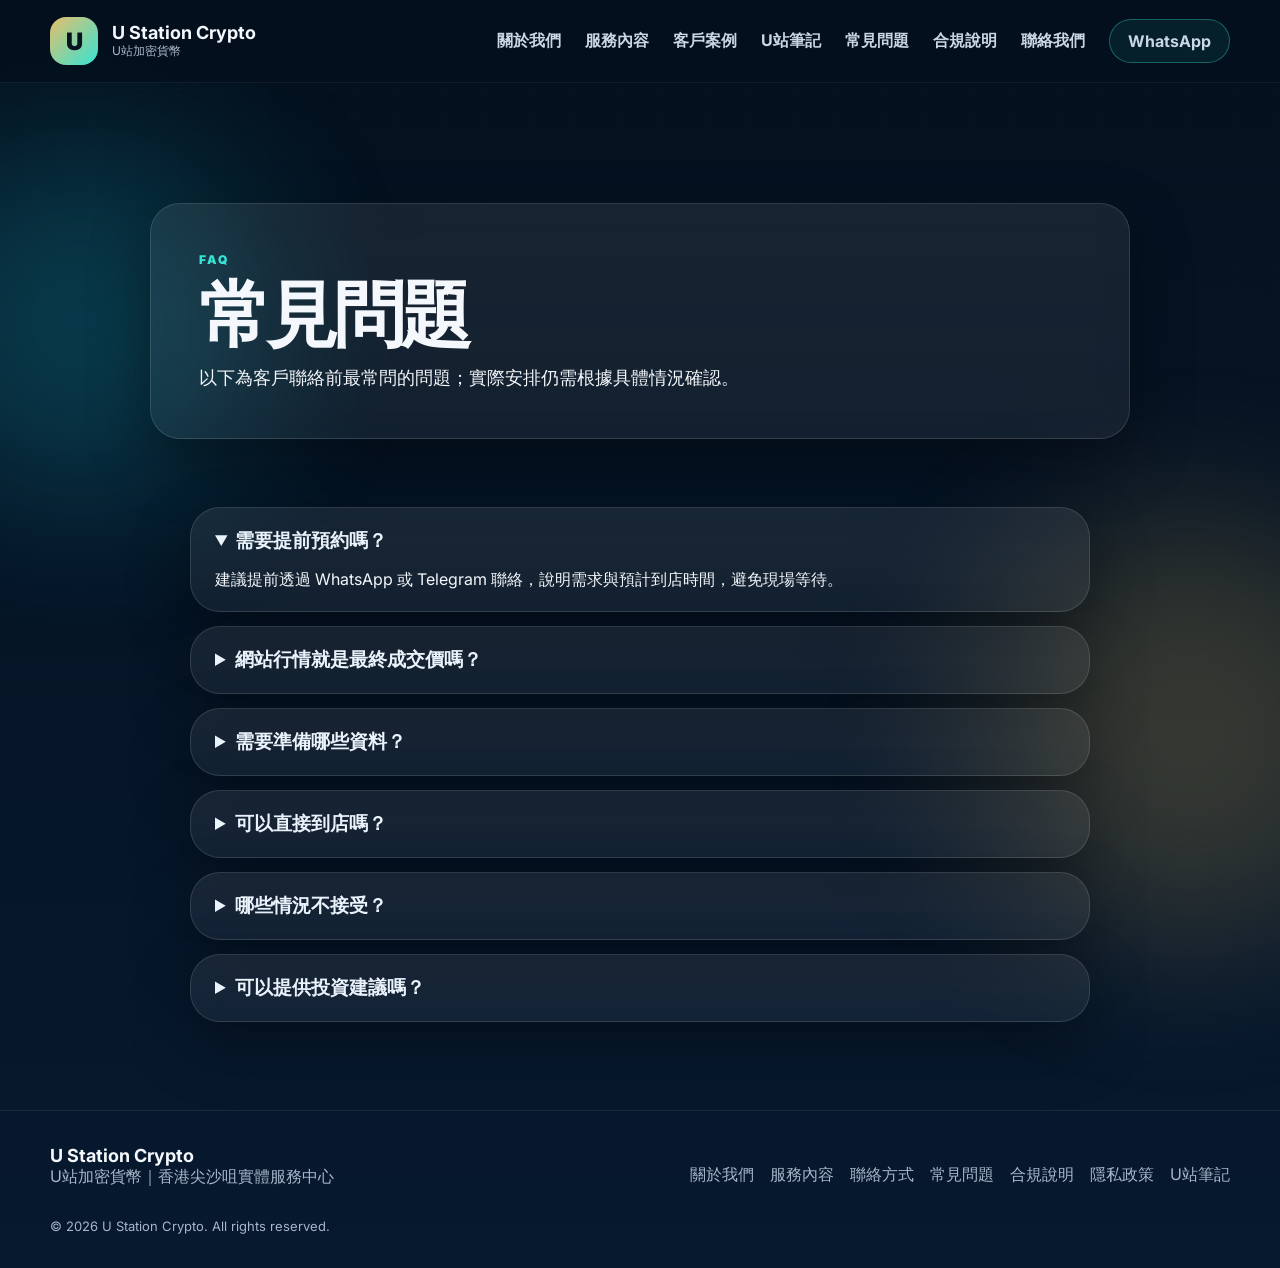
<file: faq.html>
<!DOCTYPE html>
<html lang="zh-Hant">
<head>
  <meta charset="UTF-8" />
  <meta name="viewport" content="width=device-width, initial-scale=1.0" />
  <meta name="description" content="查看預約、報價、資料審核、到店與服務流程的常見問題。" />
  <title>常見問題｜U Station Crypto</title>
  <link rel="preconnect" href="https://fonts.googleapis.com">
  <link rel="preconnect" href="https://fonts.gstatic.com" crossorigin>
  <link href="https://fonts.googleapis.com/css2?family=Inter:wght@400;500;600;700;800;900&display=swap" rel="stylesheet">
  <link rel="stylesheet" href="style.css?v=12" />
</head>
<body>
  <div class="bg-orb orb-a"></div><div class="bg-orb orb-b"></div><div class="bg-grid"></div>
  <header class="site-header">
    <div class="container nav-row">
      <a class="brand" href="index.html">
        <span class="brand-mark">U</span>
        <span class="brand-text"><strong>U Station Crypto</strong><small>U站加密貨幣</small></span>
      </a>
      <button class="nav-toggle" aria-label="Open menu" aria-expanded="false">☰</button>
      <nav class="main-nav">
        <a href="about.html">關於我們</a>
        <a href="services.html">服務內容</a>
        <a href="testimonials.html">客戶案例</a>
        <a href="blog/">U站筆記</a>
        <a href="faq.html">常見問題</a>
        <a href="compliance.html">合規說明</a>
        <a href="contact.html">聯絡我們</a>
        <a class="nav-btn" href="https://wa.me/85256332668" target="_blank" rel="noopener">WhatsApp</a>
      </nav>
    </div>
  </header>
  <main>
    <section class="page-hero section">
      <div class="container page-hero-inner glass-card">
        <p class="eyebrow">FAQ</p>
        <h1>常見問題</h1>
        <p class="page-lead">以下為客戶聯絡前最常問的問題；實際安排仍需根據具體情況確認。</p>
      </div>
    </section>
    <section class="section compact-section"><div class="container faq-list">
<details class="glass-card" open><summary>需要提前預約嗎？</summary><p>建議提前透過 WhatsApp 或 Telegram 聯絡，說明需求與預計到店時間，避免現場等待。</p></details>
<details class="glass-card"><summary>網站行情就是最終成交價嗎？</summary><p>不是。網站行情只作市場參考，實際報價會根據當時行情、金額、幣種、服務方式及審核結果確認。</p></details>
<details class="glass-card"><summary>需要準備哪些資料？</summary><p>一般可能包括身份證明、交易用途、資金來源及相關業務文件。具體資料清單會根據交易背景另行通知。</p></details>
<details class="glass-card"><summary>可以直接到店嗎？</summary><p>可以，但建議先預約。部分需求需要提前確認資料、金額和服務安排。</p></details>
<details class="glass-card"><summary>哪些情況不接受？</summary><p>不接受涉及詐騙、洗錢、賭博、非法集資、地下錢莊或其他違法活動的資金與交易。</p></details>
<details class="glass-card"><summary>可以提供投資建議嗎？</summary><p>本網站與門店服務不構成投資、法律或稅務建議，也不承諾任何收益。</p></details>
</div></section>
  </main>
  <footer class="site-footer">
    <div class="container footer-row">
      <div><strong>U Station Crypto</strong><p>U站加密貨幣｜香港尖沙咀實體服務中心</p></div>
      <div class="footer-links">
        <a href="about.html">關於我們</a><a href="services.html">服務內容</a><a href="contact.html">聯絡方式</a>
        <a href="faq.html">常見問題</a><a href="compliance.html">合規說明</a><a href="privacy.html">隱私政策</a><a href="blog/">U站筆記</a>
      </div>
    </div>
    <div class="container copyright">© <span id="year"></span> U Station Crypto. All rights reserved.</div>
  </footer>
  <script src="script.js?v=12"></script>
</body>
</html>
</file>
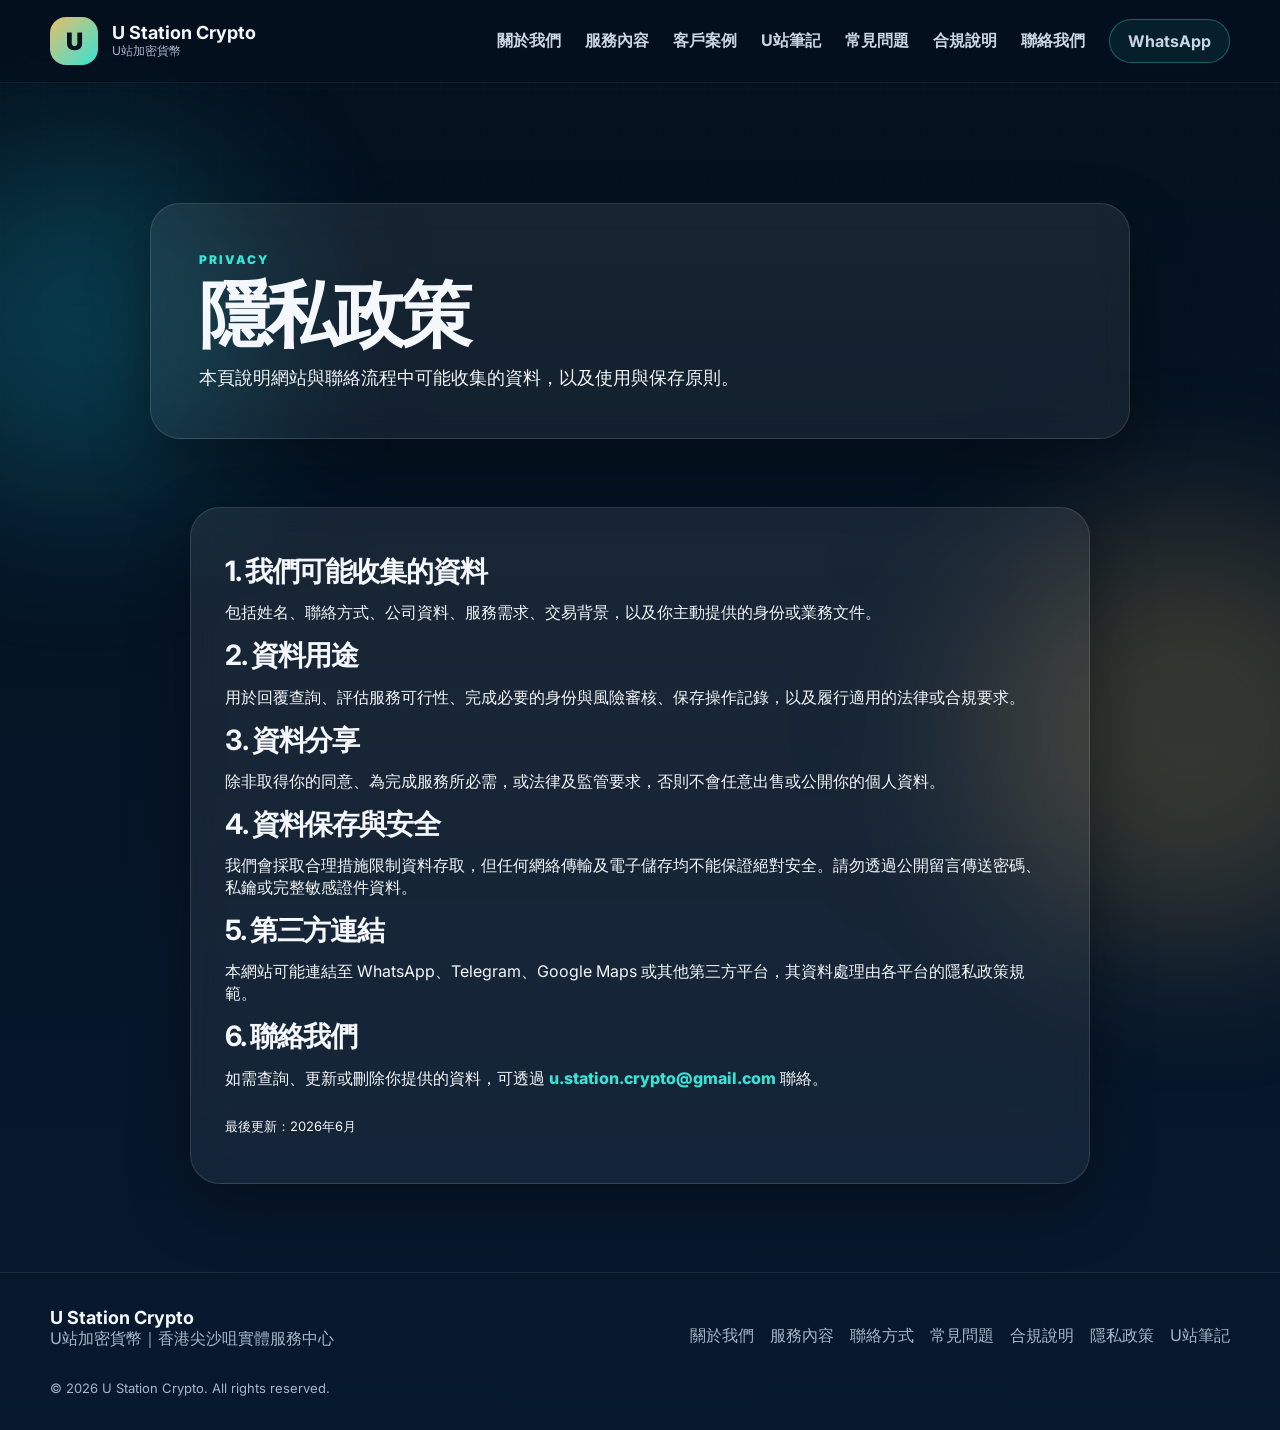
<file: privacy.html>
<!DOCTYPE html>
<html lang="zh-Hant">
<head>
  <meta charset="UTF-8" />
  <meta name="viewport" content="width=device-width, initial-scale=1.0" />
  <meta name="description" content="了解網站如何收集、使用、保存及保護聯絡與業務資料。" />
  <title>隱私政策｜U Station Crypto</title>
  <link rel="preconnect" href="https://fonts.googleapis.com">
  <link rel="preconnect" href="https://fonts.gstatic.com" crossorigin>
  <link href="https://fonts.googleapis.com/css2?family=Inter:wght@400;500;600;700;800;900&display=swap" rel="stylesheet">
  <link rel="stylesheet" href="style.css?v=12" />
</head>
<body>
  <div class="bg-orb orb-a"></div><div class="bg-orb orb-b"></div><div class="bg-grid"></div>
  <header class="site-header">
    <div class="container nav-row">
      <a class="brand" href="index.html">
        <span class="brand-mark">U</span>
        <span class="brand-text"><strong>U Station Crypto</strong><small>U站加密貨幣</small></span>
      </a>
      <button class="nav-toggle" aria-label="Open menu" aria-expanded="false">☰</button>
      <nav class="main-nav">
        <a href="about.html">關於我們</a>
        <a href="services.html">服務內容</a>
        <a href="testimonials.html">客戶案例</a>
        <a href="blog/">U站筆記</a>
        <a href="faq.html">常見問題</a>
        <a href="compliance.html">合規說明</a>
        <a href="contact.html">聯絡我們</a>
        <a class="nav-btn" href="https://wa.me/85256332668" target="_blank" rel="noopener">WhatsApp</a>
      </nav>
    </div>
  </header>
  <main>
    <section class="page-hero section">
      <div class="container page-hero-inner glass-card">
        <p class="eyebrow">Privacy</p>
        <h1>隱私政策</h1>
        <p class="page-lead">本頁說明網站與聯絡流程中可能收集的資料，以及使用與保存原則。</p>
      </div>
    </section>
    <section class="section compact-section"><div class="container prose-card glass-card">
<h2>1. 我們可能收集的資料</h2><p>包括姓名、聯絡方式、公司資料、服務需求、交易背景，以及你主動提供的身份或業務文件。</p>
<h2>2. 資料用途</h2><p>用於回覆查詢、評估服務可行性、完成必要的身份與風險審核、保存操作記錄，以及履行適用的法律或合規要求。</p>
<h2>3. 資料分享</h2><p>除非取得你的同意、為完成服務所必需，或法律及監管要求，否則不會任意出售或公開你的個人資料。</p>
<h2>4. 資料保存與安全</h2><p>我們會採取合理措施限制資料存取，但任何網絡傳輸及電子儲存均不能保證絕對安全。請勿透過公開留言傳送密碼、私鑰或完整敏感證件資料。</p>
<h2>5. 第三方連結</h2><p>本網站可能連結至 WhatsApp、Telegram、Google Maps 或其他第三方平台，其資料處理由各平台的隱私政策規範。</p>
<h2>6. 聯絡我們</h2><p>如需查詢、更新或刪除你提供的資料，可透過 <a href="mailto:u.station.crypto@gmail.com">u.station.crypto@gmail.com</a> 聯絡。</p>
<p class="policy-date">最後更新：2026年6月</p>
</div></section>
  </main>
  <footer class="site-footer">
    <div class="container footer-row">
      <div><strong>U Station Crypto</strong><p>U站加密貨幣｜香港尖沙咀實體服務中心</p></div>
      <div class="footer-links">
        <a href="about.html">關於我們</a><a href="services.html">服務內容</a><a href="contact.html">聯絡方式</a>
        <a href="faq.html">常見問題</a><a href="compliance.html">合規說明</a><a href="privacy.html">隱私政策</a><a href="blog/">U站筆記</a>
      </div>
    </div>
    <div class="container copyright">© <span id="year"></span> U Station Crypto. All rights reserved.</div>
  </footer>
  <script src="script.js?v=12"></script>
</body>
</html>
</file>
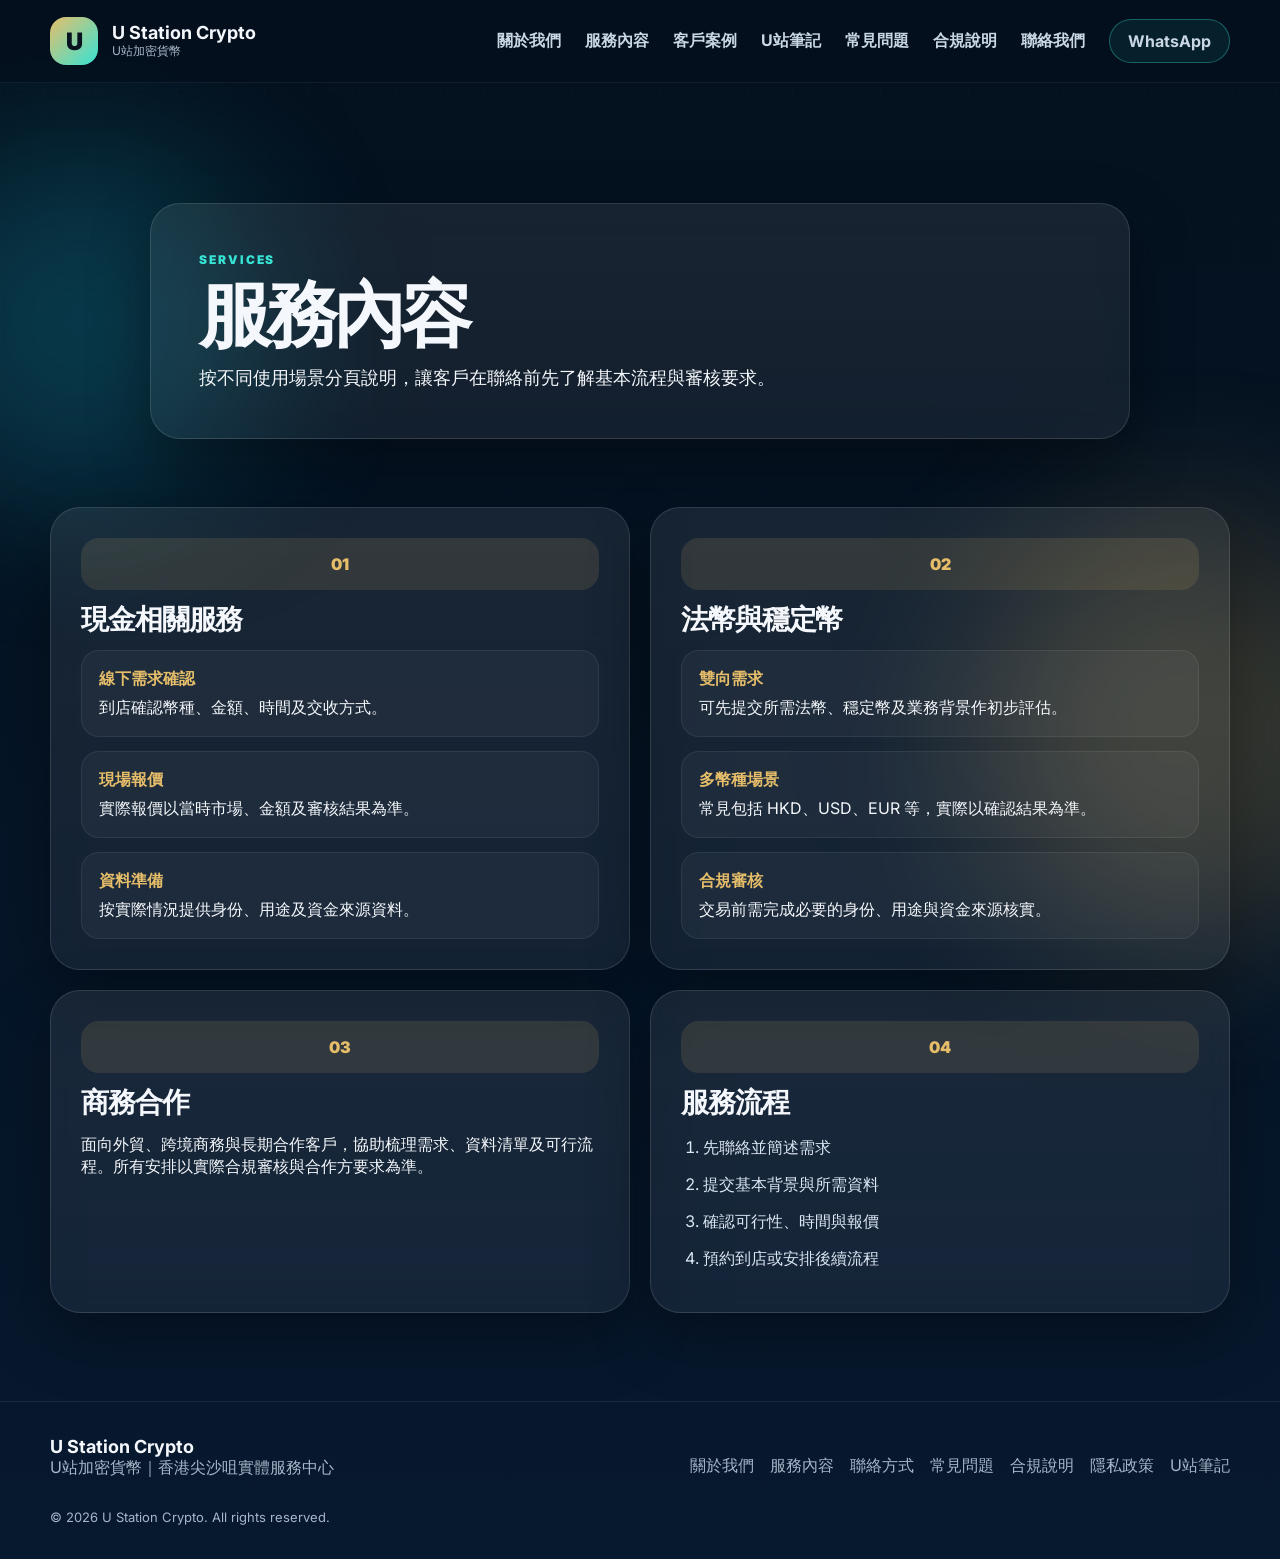
<file: services.html>
<!DOCTYPE html>
<html lang="zh-Hant">
<head>
  <meta charset="UTF-8" />
  <meta name="viewport" content="width=device-width, initial-scale=1.0" />
  <meta name="description" content="查看 U Station Crypto 的現金業務、法幣業務、線下諮詢與商務合作服務。" />
  <title>服務內容｜U Station Crypto</title>
  <link rel="preconnect" href="https://fonts.googleapis.com">
  <link rel="preconnect" href="https://fonts.gstatic.com" crossorigin>
  <link href="https://fonts.googleapis.com/css2?family=Inter:wght@400;500;600;700;800;900&display=swap" rel="stylesheet">
  <link rel="stylesheet" href="style.css?v=12" />
</head>
<body>
  <div class="bg-orb orb-a"></div><div class="bg-orb orb-b"></div><div class="bg-grid"></div>
  <header class="site-header">
    <div class="container nav-row">
      <a class="brand" href="index.html">
        <span class="brand-mark">U</span>
        <span class="brand-text"><strong>U Station Crypto</strong><small>U站加密貨幣</small></span>
      </a>
      <button class="nav-toggle" aria-label="Open menu" aria-expanded="false">☰</button>
      <nav class="main-nav">
        <a href="about.html">關於我們</a>
        <a href="services.html">服務內容</a>
        <a href="testimonials.html">客戶案例</a>
        <a href="blog/">U站筆記</a>
        <a href="faq.html">常見問題</a>
        <a href="compliance.html">合規說明</a>
        <a href="contact.html">聯絡我們</a>
        <a class="nav-btn" href="https://wa.me/85256332668" target="_blank" rel="noopener">WhatsApp</a>
      </nav>
    </div>
  </header>
  <main>
    <section class="page-hero section">
      <div class="container page-hero-inner glass-card">
        <p class="eyebrow">Services</p>
        <h1>服務內容</h1>
        <p class="page-lead">按不同使用場景分頁說明，讓客戶在聯絡前先了解基本流程與審核要求。</p>
      </div>
    </section>
    <section class="section compact-section"><div class="container content-grid two-col">
<article class="glass-card content-card"><span class="num-badge">01</span><h2>現金相關服務</h2><div class="info-list"><div><strong>線下需求確認</strong><span>到店確認幣種、金額、時間及交收方式。</span></div><div><strong>現場報價</strong><span>實際報價以當時市場、金額及審核結果為準。</span></div><div><strong>資料準備</strong><span>按實際情況提供身份、用途及資金來源資料。</span></div></div></article>
<article class="glass-card content-card"><span class="num-badge">02</span><h2>法幣與穩定幣</h2><div class="info-list"><div><strong>雙向需求</strong><span>可先提交所需法幣、穩定幣及業務背景作初步評估。</span></div><div><strong>多幣種場景</strong><span>常見包括 HKD、USD、EUR 等，實際以確認結果為準。</span></div><div><strong>合規審核</strong><span>交易前需完成必要的身份、用途與資金來源核實。</span></div></div></article>
<article class="glass-card content-card"><span class="num-badge">03</span><h2>商務合作</h2><p>面向外貿、跨境商務與長期合作客戶，協助梳理需求、資料清單及可行流程。所有安排以實際合規審核與合作方要求為準。</p></article>
<article class="glass-card content-card"><span class="num-badge">04</span><h2>服務流程</h2><ol class="steps"><li>先聯絡並簡述需求</li><li>提交基本背景與所需資料</li><li>確認可行性、時間與報價</li><li>預約到店或安排後續流程</li></ol></article>
</div></section>
  </main>
  <footer class="site-footer">
    <div class="container footer-row">
      <div><strong>U Station Crypto</strong><p>U站加密貨幣｜香港尖沙咀實體服務中心</p></div>
      <div class="footer-links">
        <a href="about.html">關於我們</a><a href="services.html">服務內容</a><a href="contact.html">聯絡方式</a>
        <a href="faq.html">常見問題</a><a href="compliance.html">合規說明</a><a href="privacy.html">隱私政策</a><a href="blog/">U站筆記</a>
      </div>
    </div>
    <div class="container copyright">© <span id="year"></span> U Station Crypto. All rights reserved.</div>
  </footer>
  <script src="script.js?v=12"></script>
</body>
</html>
</file>
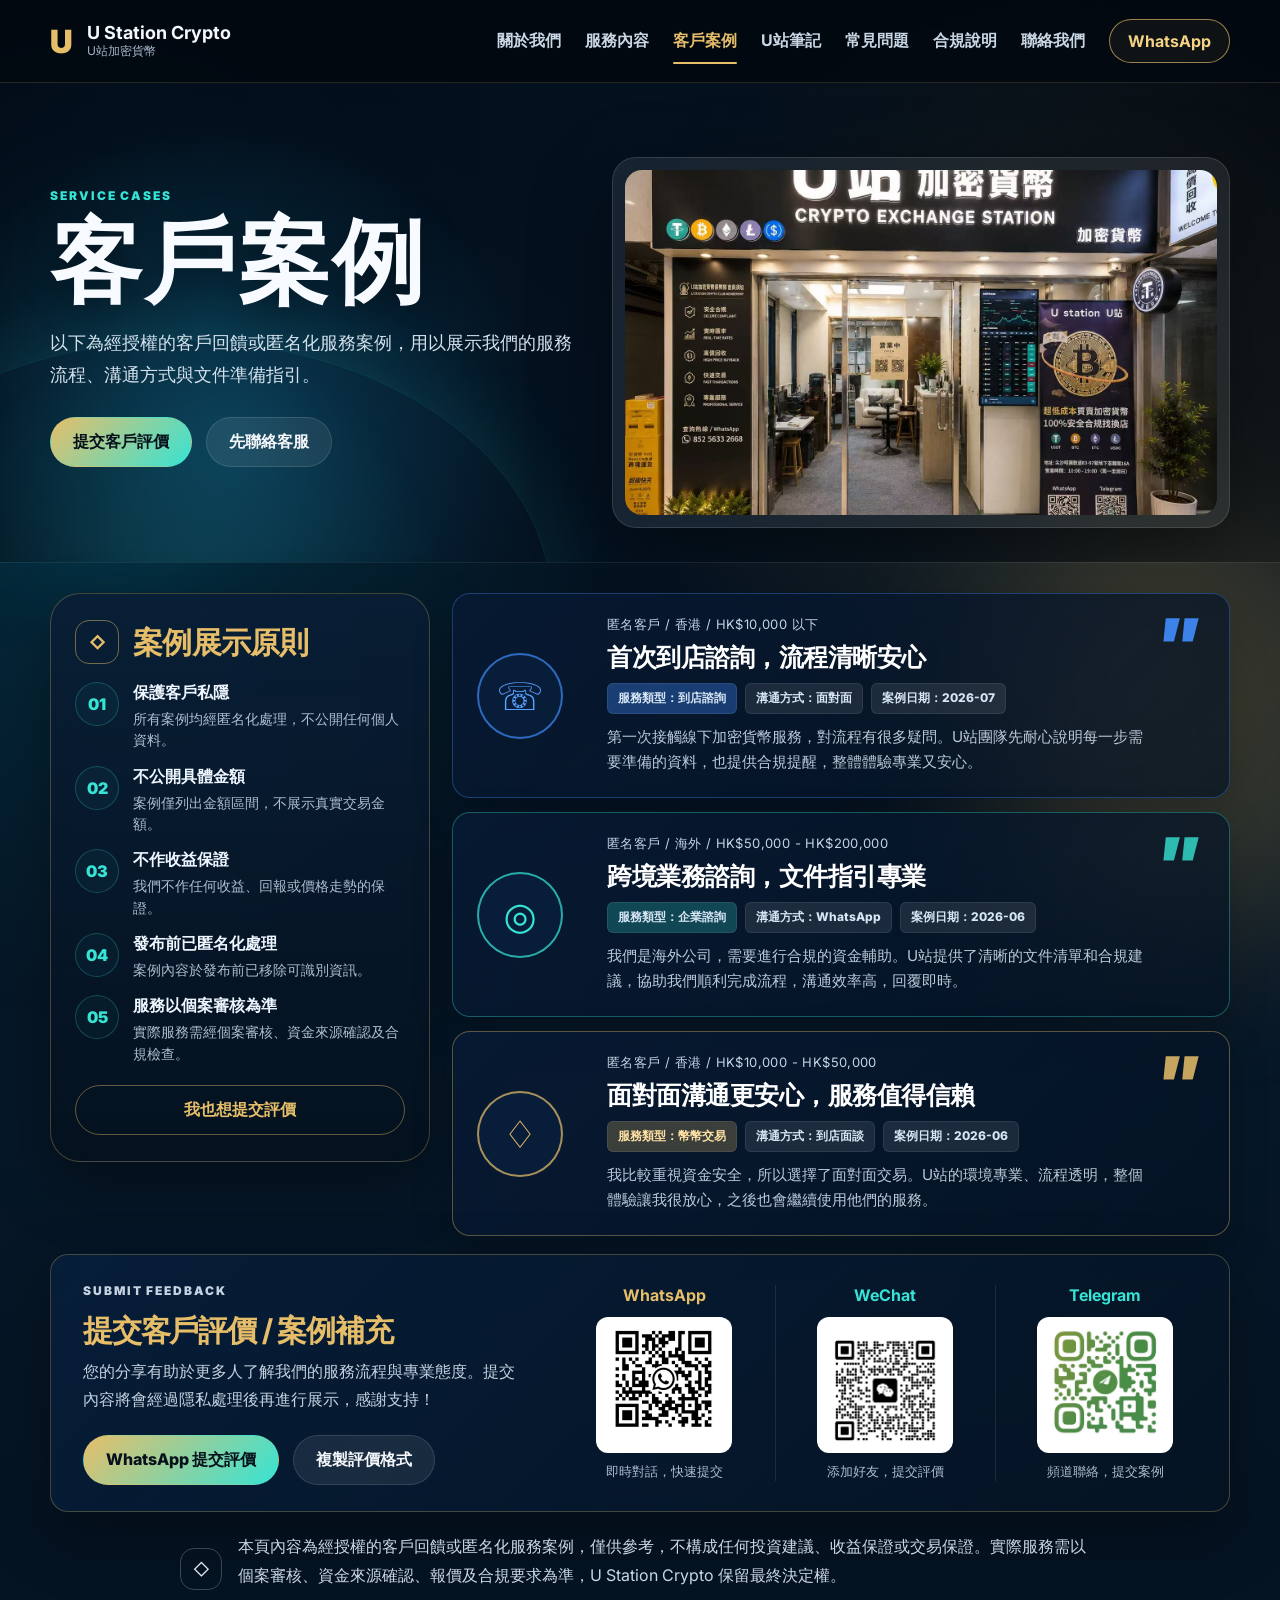
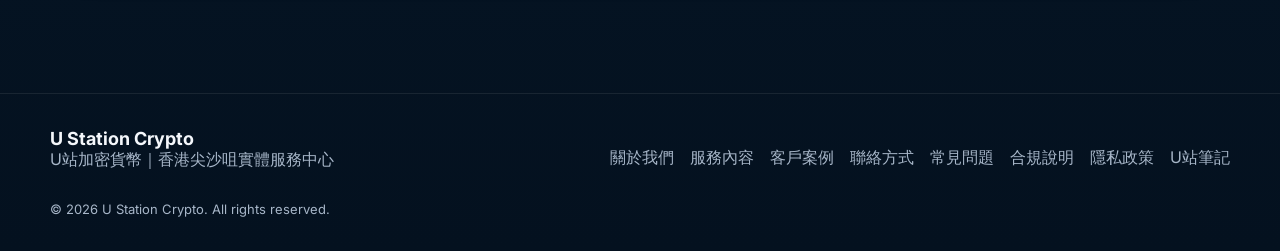
<file: testimonials.html>
<!DOCTYPE html>
<html lang="zh-Hant">
<head>
  <meta charset="UTF-8" />
  <meta name="viewport" content="width=device-width, initial-scale=1.0" />
  <meta name="description" content="U Station Crypto 客戶案例、匿名化服務反饋與提交評價入口。" />
  <title>客戶案例｜U Station Crypto</title>
  <link rel="preconnect" href="https://fonts.googleapis.com">
  <link rel="preconnect" href="https://fonts.gstatic.com" crossorigin>
  <link href="https://fonts.googleapis.com/css2?family=Inter:wght@400;500;600;700;800;900&display=swap" rel="stylesheet">
  <link rel="stylesheet" href="style.css?v=12" />
</head>
<body class="testimonial-page">
  <div class="bg-orb orb-a"></div><div class="bg-orb orb-b"></div><div class="bg-grid"></div>
  <header class="site-header testimonial-header">
    <div class="container nav-row">
      <a class="brand" href="index.html">
        <span class="brand-mark">U</span>
        <span class="brand-text"><strong>U Station Crypto</strong><small>U站加密貨幣</small></span>
      </a>
      <button class="nav-toggle" aria-label="Open menu" aria-expanded="false">☰</button>
      <nav class="main-nav">
        <a href="about.html">關於我們</a>
        <a href="services.html">服務內容</a>
        <a class="active" href="testimonials.html">客戶案例</a>
        <a href="blog/">U站筆記</a>
        <a href="faq.html">常見問題</a>
        <a href="compliance.html">合規說明</a>
        <a href="contact.html">聯絡我們</a>
        <a class="nav-btn" href="https://wa.me/85256332668" target="_blank" rel="noopener">WhatsApp</a>
      </nav>
    </div>
  </header>

  <main>
    <section class="case-visual-hero">
      <div class="case-hero-bg"></div>
      <div class="container case-hero-split">
        <div class="case-hero-copy">
          <p class="eyebrow">Service Cases</p>
          <h1>客戶案例</h1>
          <p>以下為經授權的客戶回饋或匿名化服務案例，用以展示我們的服務流程、溝通方式與文件準備指引。</p>
          <div class="hero-actions">
            <a class="btn btn-primary" href="#submit-feedback">提交客戶評價</a>
            <a class="btn btn-secondary" href="contact.html">先聯絡客服</a>
          </div>
        </div>
        <div class="case-hero-store glass-card">
          <img src="images/storefront.jpg" alt="U Station Crypto 尖沙咀門店">
        </div>
      </div>
    </section>

    <section class="section case-wall-section">
      <div class="container case-wall-grid">
        <aside class="case-principles glass-card">
          <div class="principle-head">
            <span class="principle-icon">◇</span>
            <h2>案例展示原則</h2>
          </div>
          <div class="principle-list">
            <div class="principle-item">
              <span>01</span>
              <div><strong>保護客戶私隱</strong><p>所有案例均經匿名化處理，不公開任何個人資料。</p></div>
            </div>
            <div class="principle-item">
              <span>02</span>
              <div><strong>不公開具體金額</strong><p>案例僅列出金額區間，不展示真實交易金額。</p></div>
            </div>
            <div class="principle-item">
              <span>03</span>
              <div><strong>不作收益保證</strong><p>我們不作任何收益、回報或價格走勢的保證。</p></div>
            </div>
            <div class="principle-item">
              <span>04</span>
              <div><strong>發布前已匿名化處理</strong><p>案例內容於發布前已移除可識別資訊。</p></div>
            </div>
            <div class="principle-item">
              <span>05</span>
              <div><strong>服務以個案審核為準</strong><p>實際服務需經個案審核、資金來源確認及合規檢查。</p></div>
            </div>
          </div>
          <a class="btn btn-ghost principle-btn" href="#submit-feedback">我也想提交評價</a>
        </aside>

        <div class="case-stack">
          <article class="service-case-card glass-card blue-case">
            <div class="case-avatar">☏</div>
            <div class="case-content">
              <p class="case-meta">匿名客戶 / 香港 / HK$10,000 以下</p>
              <h2>首次到店諮詢，流程清晰安心</h2>
              <div class="case-tags">
                <span>服務類型：到店諮詢</span>
                <span>溝通方式：面對面</span>
                <span>案例日期：2026-07</span>
              </div>
              <p>第一次接觸線下加密貨幣服務，對流程有很多疑問。U站團隊先耐心說明每一步需要準備的資料，也提供合規提醒，整體體驗專業又安心。</p>
            </div>
            <div class="quote-mark">”</div>
          </article>

          <article class="service-case-card glass-card teal-case">
            <div class="case-avatar">◎</div>
            <div class="case-content">
              <p class="case-meta">匿名客戶 / 海外 / HK$50,000 - HK$200,000</p>
              <h2>跨境業務諮詢，文件指引專業</h2>
              <div class="case-tags">
                <span>服務類型：企業諮詢</span>
                <span>溝通方式：WhatsApp</span>
                <span>案例日期：2026-06</span>
              </div>
              <p>我們是海外公司，需要進行合規的資金輔助。U站提供了清晰的文件清單和合規建議，協助我們順利完成流程，溝通效率高，回覆即時。</p>
            </div>
            <div class="quote-mark">”</div>
          </article>

          <article class="service-case-card glass-card gold-case">
            <div class="case-avatar">♢</div>
            <div class="case-content">
              <p class="case-meta">匿名客戶 / 香港 / HK$10,000 - HK$50,000</p>
              <h2>面對面溝通更安心，服務值得信賴</h2>
              <div class="case-tags">
                <span>服務類型：幣幣交易</span>
                <span>溝通方式：到店面談</span>
                <span>案例日期：2026-06</span>
              </div>
              <p>我比較重視資金安全，所以選擇了面對面交易。U站的環境專業、流程透明，整個體驗讓我很放心，之後也會繼續使用他們的服務。</p>
            </div>
            <div class="quote-mark">”</div>
          </article>
        </div>
      </div>

      <div class="container" id="submit-feedback">
        <section class="submit-panel glass-card">
          <div class="submit-copy">
            <p class="eyebrow">Submit Feedback</p>
            <h2>提交客戶評價 / 案例補充</h2>
            <p>您的分享有助於更多人了解我們的服務流程與專業態度。提交內容將會經過隱私處理後再進行展示，感謝支持！</p>
            <div class="hero-actions submit-actions">
              <a class="btn btn-primary" href="https://wa.me/85256332668?text=%E6%88%91%E6%83%B3%E6%8F%90%E4%BA%A4%20U%20Station%20%E5%AE%A2%E6%88%B6%E8%A9%95%E5%83%B9%EF%BC%9A%0A%E6%97%A5%E6%9C%9F%EF%BC%9A%0A%E5%8C%BF%E5%90%8D%2F%E6%9A%B1%E7%A8%B1%EF%BC%9A%0A%E5%9C%B0%E5%8D%80%EF%BC%9A%0A%E6%9C%8D%E5%8B%99%E9%A1%9E%E5%9E%8B%EF%BC%9A%0A%E9%87%91%E9%A1%8D%E5%8D%80%E9%96%93%EF%BC%9A%0A%E5%BF%83%E5%BE%97%E5%85%A7%E5%AE%B9%EF%BC%9A%0A%E6%98%AF%E5%90%A6%E5%90%8C%E6%84%8F%E5%8C%BF%E5%90%8D%E5%B1%95%E7%A4%BA%EF%BC%9A" target="_blank" rel="noopener">WhatsApp 提交評價</a>
              <button class="btn btn-secondary copy-template-btn" type="button" data-copy-template="feedback">複製評價格式</button>
            </div>
          </div>
          <div class="submit-qr-grid">
            <div class="submit-qr"><strong>WhatsApp</strong><div class="qr-box small-qr"><img src="images/whatsapp-qr.png" alt="WhatsApp 二維碼"></div><span>即時對話，快速提交</span></div>
            <div class="submit-qr"><strong>WeChat</strong><div class="qr-box small-qr"><img src="images/wechat-qr.png" alt="微信二維碼"></div><span>添加好友，提交評價</span></div>
            <div class="submit-qr"><strong>Telegram</strong><div class="qr-box small-qr"><img src="images/telegram-qr.png" alt="Telegram 二維碼"></div><span>頻道聯絡，提交案例</span></div>
          </div>
          <pre id="feedback-template-text" class="hidden-template">日期：
匿名/暱稱：
地區：
服務類型：
金額區間：HKD 10萬以內 / HKD 10萬-50萬 / 企業諮詢
心得內容：
是否同意匿名展示：</pre>
        </section>
      </div>

      <div class="container">
        <article class="case-final-note">
          <span>◇</span>
          <p>本頁內容為經授權的客戶回饋或匿名化服務案例，僅供參考，不構成任何投資建議、收益保證或交易保證。實際服務需以個案審核、資金來源確認、報價及合規要求為準，U Station Crypto 保留最終決定權。</p>
        </article>
      </div>
    </section>
  </main>

  <footer class="site-footer">
    <div class="container footer-row">
      <div><strong>U Station Crypto</strong><p>U站加密貨幣｜香港尖沙咀實體服務中心</p></div>
      <div class="footer-links">
        <a href="about.html">關於我們</a><a href="services.html">服務內容</a><a href="testimonials.html">客戶案例</a><a href="contact.html">聯絡方式</a>
        <a href="faq.html">常見問題</a><a href="compliance.html">合規說明</a><a href="privacy.html">隱私政策</a><a href="blog/">U站筆記</a>
      </div>
    </div>
    <div class="container copyright">© <span id="year"></span> U Station Crypto. All rights reserved.</div>
  </footer>
  <script src="script.js?v=12"></script>
</body>
</html>
</file>
<file: style.css>
:root {
  --bg: #051224;
  --bg2: #0a1d35;
  --text: #f4f7fb;
  --muted: #a7b6c8;
  --gold: #e6be6a;
  --cyan: #37e3d4;
  --line: rgba(255,255,255,.12);
  --glass: rgba(255,255,255,.06);
  --glass-2: rgba(255,255,255,.08);
  --shadow: 0 24px 60px rgba(0,0,0,.34);
}
*{box-sizing:border-box}
html{scroll-behavior:smooth}
body{
  margin:0;
  color:var(--text);
  font-family:"Inter",system-ui,sans-serif;
  background:linear-gradient(180deg,#04101d 0%,#07192f 100%);
  min-height:100vh;
  overflow-x:hidden;
}
a{text-decoration:none;color:inherit}
img{max-width:100%;display:block}
p,h1,h2,h3{margin-top:0}
.container{width:min(100% - 40px, 1180px);margin:0 auto;position:relative;z-index:2}
.section{padding:88px 0;position:relative}
.bg-grid{position:fixed;inset:0;pointer-events:none;z-index:0;background-image:linear-gradient(rgba(255,255,255,.03) 1px,transparent 1px),linear-gradient(90deg,rgba(255,255,255,.03) 1px,transparent 1px);background-size:44px 44px;mask-image:linear-gradient(180deg,rgba(0,0,0,.35),transparent 100%)}
.bg-orb{position:fixed;border-radius:50%;filter:blur(85px);pointer-events:none;z-index:0;opacity:.22}
.orb-a{width:360px;height:360px;left:-100px;top:140px;background:#17cbe0}
.orb-b{width:420px;height:420px;right:-120px;top:520px;background:#e0b65a}
.glass-card{background:linear-gradient(180deg,var(--glass-2),var(--glass));border:1px solid var(--line);box-shadow:var(--shadow);border-radius:30px;backdrop-filter:blur(14px)}
.eyebrow{margin:0 0 12px;color:var(--cyan);font-size:12px;font-weight:900;letter-spacing:.16em;text-transform:uppercase}
.section-head h2,h2{font-size:clamp(32px,4vw,48px);line-height:1.08;letter-spacing:-.04em;margin-bottom:14px}
.section-head p:not(.eyebrow), .hero-desc, .founder-lead, .service-title-row p, .service-item span, .market-note, .location-note, .contact-card p, .contact-strip span, .footer-row p {color:var(--muted)}
.centered{text-align:center;max-width:760px;margin:0 auto 34px}
.site-header{position:sticky;top:0;z-index:30;background:rgba(4,16,29,.8);backdrop-filter:blur(14px);border-bottom:1px solid rgba(255,255,255,.06)}
.nav-row{min-height:82px;display:flex;justify-content:space-between;align-items:center;gap:20px}
.brand{display:flex;align-items:center;gap:14px}
.brand-mark{width:48px;height:48px;border-radius:16px;display:grid;place-items:center;background:linear-gradient(135deg,var(--gold),var(--cyan));color:#08131f;font-size:24px;font-weight:900}
.brand-text strong{display:block;font-size:18px}
.brand-text small{display:block;color:var(--muted);font-size:12px}
.main-nav{display:flex;align-items:center;gap:24px}
.main-nav a{font-weight:700;color:#c9d6e4}
.main-nav a:hover{color:var(--cyan)}
.nav-btn{padding:11px 18px;border:1px solid rgba(55,227,212,.35);border-radius:999px;background:rgba(55,227,212,.08)}
.nav-toggle{display:none;background:transparent;border:0;color:var(--text);font-size:28px}
.hero{padding-top:92px}
.hero-grid{display:grid;grid-template-columns:1.02fr .98fr;gap:34px;align-items:center}
h1{font-size:clamp(40px,7vw,78px);line-height:.96;letter-spacing:-.07em;margin-bottom:20px}
h1 span{color:var(--gold)}
.hero-desc{font-size:18px;max-width:640px}
.hero-actions{display:flex;gap:14px;flex-wrap:wrap;margin:30px 0}
.btn{min-height:50px;padding:0 22px;border-radius:999px;display:inline-flex;align-items:center;justify-content:center;font-weight:800;border:1px solid transparent}
.btn-primary{color:#07111c;background:linear-gradient(135deg,var(--gold),var(--cyan))}
.btn-secondary{background:rgba(255,255,255,.08);border-color:var(--line)}
.btn-ghost{background:transparent;border-color:var(--line)}
.hero-badges{display:flex;gap:10px;flex-wrap:wrap}
.hero-badges span{padding:8px 14px;border-radius:999px;background:rgba(255,255,255,.06);border:1px solid var(--line);color:#dbe7f4;font-size:13px}
.hero-card{padding:12px;overflow:hidden}
.hero-image-wrap img{height:420px;width:100%;object-fit:cover;border-radius:22px}
.hero-card-content{padding:18px 12px 10px}
.hero-card-top{display:flex;justify-content:space-between;align-items:flex-start;gap:16px;margin-bottom:18px}
.hero-card-top h3{font-size:28px;margin-bottom:6px}
.hero-card-top p{margin:0;color:var(--muted);text-transform:uppercase;letter-spacing:.08em;font-size:13px}
.mini-pill{padding:7px 12px;border-radius:999px;background:rgba(55,227,212,.1);color:var(--cyan);font-size:12px;font-weight:900}
.hero-mini-grid{display:grid;grid-template-columns:repeat(3,1fr);gap:12px}
.hero-mini-grid div{padding:16px;border-radius:18px;background:rgba(255,255,255,.04);border:1px solid rgba(255,255,255,.08)}
.hero-mini-grid strong{display:block;color:var(--gold);margin-bottom:7px;font-size:15px}
.hero-mini-grid span{color:var(--muted);font-size:13px;line-height:1.5}
.market-wrap{padding:30px}
.market-head{display:flex;justify-content:space-between;align-items:flex-start;gap:18px;margin-bottom:22px}
.live-tag{padding:8px 13px;border-radius:999px;background:var(--cyan);color:#07111d;font-size:12px;font-weight:900}
.market-grid{display:grid;grid-template-columns:repeat(2,1fr);gap:18px}
.price-card{padding:22px;border-radius:24px;background:rgba(0,0,0,.18);border:1px solid rgba(255,255,255,.08)}
.coin-title{margin-bottom:16px}
.coin-title strong{display:block;font-size:26px;margin-bottom:6px}
.coin-title span{color:var(--muted);font-size:14px}
.quote-list{display:grid;gap:12px}
.quote-list div{padding:14px 16px;border-radius:18px;background:rgba(255,255,255,.04);border:1px solid rgba(255,255,255,.06)}
.quote-list label{display:block;color:var(--muted);font-size:13px;margin-bottom:8px}
.quote-list strong{font-size:28px;color:var(--gold)}
.quote-list .buy-text{color:var(--cyan)}
.quote-list .sell-text{color:#f3c76d}
.market-bottom{display:flex;justify-content:space-between;gap:24px;align-items:flex-end;margin-top:20px;flex-wrap:wrap}
.quote-logic{display:flex;gap:12px;flex-wrap:wrap}
.quote-logic div{padding:14px 16px;border-radius:18px;background:rgba(255,255,255,.04);border:1px solid rgba(255,255,255,.06)}
.quote-logic strong{display:block;color:var(--gold);margin-bottom:6px}
.services-grid{display:grid;grid-template-columns:repeat(2,1fr);gap:20px}
.service-column{padding:28px}
.service-accent{background:linear-gradient(180deg,rgba(55,227,212,.10),rgba(255,255,255,.05))}
.service-title-row{display:flex;gap:16px;align-items:flex-start;margin-bottom:22px}
.num-badge{min-width:52px;height:52px;border-radius:18px;background:rgba(230,190,106,.12);display:grid;place-items:center;color:var(--gold);font-weight:900}
.service-title-row h3{font-size:32px;margin-bottom:8px}
.service-items{display:grid;gap:14px}
.service-item{padding:18px;border-radius:18px;background:rgba(255,255,255,.05);border:1px solid rgba(255,255,255,.08)}
.service-item strong{display:block;margin-bottom:8px;font-size:18px}
.service-item.highlight{border-color:rgba(55,227,212,.24);background:linear-gradient(135deg,rgba(55,227,212,.08),rgba(255,255,255,.04))}
.founder-grid,.location-grid{display:grid;grid-template-columns:.92fr 1.08fr;gap:34px;align-items:center}
.founder-photo{padding:12px}
.founder-photo img{width:100%;height:620px;object-fit:cover;object-position:center;border-radius:22px}
.founder-lead{font-size:18px;margin-bottom:22px}
.founder-points{display:grid;gap:14px}
.founder-points div{padding:18px;border-radius:18px;background:rgba(255,255,255,.05);border:1px solid rgba(255,255,255,.08)}
.founder-points strong{display:block;color:var(--gold);margin-bottom:8px}
.address{font-size:20px;line-height:1.55;color:#deebf8}
.map-card{padding:12px;overflow:hidden}
.map-card iframe{width:100%;min-height:420px;border:0;border-radius:22px}
.contact-grid{display:grid;grid-template-columns:repeat(3,1fr);gap:18px;margin-bottom:20px}
.contact-card{padding:24px;text-align:center}
.featured-contact{transform:translateY(-6px)}
.qr-box{width:220px;height:220px;padding:12px;border-radius:26px;background:#fff;margin:0 auto 18px;display:grid;place-items:center}
.qr-box img{width:100%;height:100%;object-fit:contain;border-radius:14px}
.contact-card h3{font-size:22px;margin-bottom:10px}
.contact-card a, .contact-strip a{color:var(--cyan);font-weight:900}
.contact-strip{padding:22px;display:grid;grid-template-columns:1.6fr 1fr 1fr;gap:16px}
.contact-strip div{padding:16px;border-radius:18px;background:rgba(255,255,255,.04);border:1px solid rgba(255,255,255,.06)}
.contact-strip strong{display:block;margin-top:8px;font-size:20px}
.compliance-card{padding:30px}
.site-footer{padding:34px 0;border-top:1px solid rgba(255,255,255,.08)}
.footer-row{display:flex;justify-content:space-between;gap:20px;align-items:center}
.footer-row strong{display:block;font-size:18px}
.footer-links{display:flex;gap:16px;flex-wrap:wrap}
.footer-links a{color:var(--muted)}
.footer-links a:hover{color:var(--cyan)}
.copyright{margin-top:14px;color:var(--muted);font-size:13px}
@media (max-width: 1024px){
  .hero-grid,.founder-grid,.location-grid,.services-grid,.market-grid{grid-template-columns:1fr}
  .contact-grid,.contact-strip,.hero-mini-grid{grid-template-columns:1fr}
  .featured-contact{transform:none}
}
@media (max-width: 900px){
  .nav-toggle{display:block}
  .main-nav{display:none;position:absolute;right:20px;top:74px;left:20px;flex-direction:column;align-items:stretch;padding:18px;border-radius:22px;background:rgba(4,16,29,.96);border:1px solid var(--line)}
  .main-nav.open{display:flex}
}
@media (max-width: 640px){
  .container{width:min(100% - 28px,1180px)}
  .section{padding:72px 0}
  .hero{padding-top:78px}
  .hero-card-top{flex-direction:column}
  .hero-image-wrap img,.founder-photo img{height:auto;max-height:640px}
  .qr-box{width:200px;height:200px}
  .footer-row{flex-direction:column;align-items:flex-start}
}

/* Multi-page additions */
.page-hero{padding-top:120px;padding-bottom:34px}
.page-hero-inner{padding:48px;max-width:980px}
.page-hero h1{font-size:clamp(42px,7vw,72px);margin-bottom:18px}
.page-lead{font-size:18px;max-width:760px;margin:0}
.compact-section{padding-top:34px}
.content-grid{display:grid;gap:20px}.two-col{grid-template-columns:repeat(2,1fr)}
.content-card{padding:30px}.content-card h2,.prose-card h2,.blog-card h2{font-size:28px;margin:14px 0 16px}.span-2{grid-column:1/-1}
.info-list{display:grid;gap:14px}.info-list div{padding:17px;border-radius:18px;background:rgba(255,255,255,.04);border:1px solid rgba(255,255,255,.07)}.info-list strong{display:block;color:var(--gold);margin-bottom:7px}
.steps,.clean-list{margin:16px 0 0;padding-left:22px;color:#dbe7f4}.steps li,.clean-list li{margin:10px 0;line-height:1.7}
.faq-list{display:grid;gap:14px;max-width:900px}.faq-list details{padding:20px 24px}.faq-list summary{font-size:19px;font-weight:800;cursor:pointer;color:#eaf3fc}.faq-list p{margin:15px 0 0}
.prose-card{padding:34px;max-width:900px}.prose-card a{color:var(--cyan);font-weight:800}.policy-date{margin-top:28px;font-size:13px}
.blog-grid{display:grid;grid-template-columns:repeat(3,1fr);gap:20px}.blog-card,.blog-note{padding:26px}.blog-tag{display:inline-block;padding:7px 11px;border-radius:999px;background:rgba(55,227,212,.1);color:var(--cyan);font-size:12px;font-weight:900}.blog-meta{display:block;margin-top:20px;color:var(--muted);font-size:13px}.blog-note{grid-column:1/-1}
@media (max-width:1024px){.two-col,.blog-grid{grid-template-columns:1fr}.span-2,.blog-note{grid-column:auto}}
@media (max-width:640px){.page-hero-inner,.content-card,.prose-card{padding:24px}.page-hero{padding-top:98px}}


/* Testimonials / Client Stories */
.testimonial-grid{display:grid;grid-template-columns:repeat(3,1fr);gap:20px}
.testimonial-card,.testimonial-note{padding:26px}
.testimonial-card h2{font-size:26px;line-height:1.18;margin:14px 0 14px}
.testimonial-card h3{font-size:22px;line-height:1.2;margin:14px 0 12px}
.testimonial-card p,.testimonial-note p{color:var(--muted);line-height:1.75}
.testimonial-top{display:flex;justify-content:space-between;gap:12px;align-items:center;flex-wrap:wrap;margin-bottom:12px}
.testimonial-top span{color:var(--cyan);font-size:13px;font-weight:900}
.testimonial-top strong{display:inline-flex;align-items:center;padding:7px 11px;border-radius:999px;background:rgba(230,190,106,.12);color:var(--gold);font-size:12px}
.testimonial-meta{display:flex;justify-content:space-between;gap:12px;flex-wrap:wrap;margin-top:18px;color:var(--muted);font-size:13px;border-top:1px solid rgba(255,255,255,.08);padding-top:14px}
.testimonial-note{grid-column:1/-1}
.center-actions{display:flex;justify-content:center;margin-top:24px}
.preview-grid .testimonial-card{min-height:240px}
@media (max-width:1024px){.testimonial-grid{grid-template-columns:1fr}.testimonial-note{grid-column:auto}}


/* V8 Client Cases - compact case-study layout */
.case-hero .page-hero-inner{max-width:1040px}
.case-layout{display:grid;grid-template-columns:340px 1fr;gap:22px;align-items:start}
.case-side{position:sticky;top:106px;padding:28px}
.case-side h2{font-size:30px;line-height:1.12;margin:8px 0 14px;letter-spacing:-.03em}
.case-side p{color:var(--muted);line-height:1.75}
.case-side-list{display:grid;gap:12px;margin:22px 0}
.case-side-list div{padding:15px;border-radius:16px;background:rgba(255,255,255,.045);border:1px solid rgba(255,255,255,.07)}
.case-side-list strong{display:block;color:var(--gold);font-size:14px;margin-bottom:6px}
.case-side-list span{display:block;color:var(--muted);font-size:13px;line-height:1.55}
.case-list{display:grid;gap:18px}
.case-card{display:grid;grid-template-columns:82px 1fr;gap:0;overflow:hidden;background:linear-gradient(135deg,rgba(255,255,255,.075),rgba(255,255,255,.035))}
.case-index{display:flex;align-items:flex-start;justify-content:center;padding-top:30px;color:rgba(230,190,106,.9);font-size:22px;font-weight:900;border-right:1px solid rgba(255,255,255,.08);background:rgba(0,0,0,.12)}
.case-body{padding:28px 30px}
.case-kicker{display:flex;flex-wrap:wrap;gap:8px;margin-bottom:16px}
.case-kicker span,.case-label{display:inline-flex;align-items:center;padding:7px 11px;border-radius:999px;background:rgba(55,227,212,.09);border:1px solid rgba(55,227,212,.18);color:var(--cyan);font-size:12px;font-weight:900}
.case-kicker span:nth-child(3){background:rgba(230,190,106,.10);border-color:rgba(230,190,106,.20);color:var(--gold)}
.case-card h2{font-size:clamp(24px,2.4vw,34px)!important;line-height:1.16!important;letter-spacing:-.035em;margin:0 0 14px!important;color:var(--text)}
.case-card p{color:#b8c7d8;line-height:1.8;margin:0 0 18px;font-size:15.5px}
.case-facts{display:grid;grid-template-columns:repeat(3,1fr);gap:10px;margin-top:20px}
.case-facts div{padding:13px 14px;border-radius:16px;background:rgba(255,255,255,.045);border:1px solid rgba(255,255,255,.07)}
.case-facts small{display:block;color:var(--muted);font-size:12px;margin-bottom:6px}
.case-facts strong{display:block;color:#edf6ff;font-size:13.5px;line-height:1.45}
.case-disclaimer{margin-top:22px;padding:24px 28px;background:linear-gradient(135deg,rgba(230,190,106,.10),rgba(255,255,255,.045))}
.case-disclaimer h2{font-size:24px;margin:0 0 10px}
.case-disclaimer p{color:#c6d3e1;line-height:1.75;margin:0}
.case-teaser-grid{display:grid;grid-template-columns:repeat(3,1fr);gap:18px}
.case-teaser{padding:24px;min-height:250px;display:flex;flex-direction:column;justify-content:space-between}
.case-teaser h3{font-size:22px;line-height:1.25;letter-spacing:-.025em;margin:16px 0 12px;color:var(--text)}
.case-teaser p{color:var(--muted);line-height:1.7;margin:0 0 18px}
.case-teaser small{color:var(--gold);font-weight:800}
@media (max-width:1024px){.case-layout{grid-template-columns:1fr}.case-side{position:relative;top:auto}.case-teaser-grid{grid-template-columns:1fr}.case-facts{grid-template-columns:1fr}}
@media (max-width:640px){.case-card{grid-template-columns:1fr}.case-index{justify-content:flex-start;padding:18px 22px;border-right:0;border-bottom:1px solid rgba(255,255,255,.08)}.case-body{padding:22px}.case-card h2{font-size:26px!important}.case-side{padding:24px}.case-disclaimer{padding:22px}}

/* V9: customer feedback submit block */
.case-hero-actions{margin-bottom:0}
.case-side-actions{display:flex;flex-direction:column;gap:12px;margin-top:18px}
.feedback-submit{margin-top:28px;padding:30px;display:grid;grid-template-columns:1.05fr .95fr;gap:24px;align-items:stretch}
.feedback-copy h2{font-size:clamp(30px,4vw,44px);line-height:1.08;letter-spacing:-.04em;margin-bottom:14px}
.feedback-copy p{color:var(--muted);font-size:17px;line-height:1.75}
.feedback-rules{display:flex;flex-wrap:wrap;gap:10px;margin:18px 0 4px}
.feedback-rules span{padding:9px 13px;border-radius:999px;background:rgba(55,227,212,.09);border:1px solid rgba(55,227,212,.20);color:#dffbf8;font-weight:800;font-size:13px}
.feedback-template{padding:24px;border-radius:24px;background:rgba(0,0,0,.20);border:1px solid rgba(255,255,255,.08)}
.feedback-template h3{font-size:24px;margin-bottom:14px;color:var(--gold)}
.feedback-template pre{white-space:pre-wrap;margin:0 0 14px;padding:18px;border-radius:18px;background:rgba(255,255,255,.05);border:1px solid rgba(255,255,255,.08);color:#eaf3fc;font-family:inherit;font-size:15px;line-height:1.75}
.feedback-template p{color:var(--muted);margin:0;line-height:1.65}
.copy-template-btn{cursor:pointer;color:var(--text);font-family:inherit;font-size:16px}
@media (max-width: 900px){.feedback-submit{grid-template-columns:1fr}.case-side-actions{flex-direction:row;flex-wrap:wrap}}

/* V10: premium customer cases page */
.testimonial-page{
  background: radial-gradient(circle at 10% 28%, rgba(4,94,120,.36), transparent 28%),
              radial-gradient(circle at 82% 20%, rgba(230,190,106,.14), transparent 24%),
              linear-gradient(180deg,#030b14 0%,#061728 58%,#04111f 100%);
}
.testimonial-page .bg-grid{opacity:.75}
.testimonial-header{background:rgba(2,9,17,.88);border-bottom:1px solid rgba(230,190,106,.16)}
.testimonial-header .brand-mark{background:transparent;color:var(--gold);font-size:32px;width:auto;height:auto;border-radius:0}
.testimonial-header .main-nav a.active{color:var(--gold);position:relative}
.testimonial-header .main-nav a.active:after{content:"";position:absolute;left:0;right:0;bottom:-12px;height:2px;background:var(--gold);border-radius:999px}
.testimonial-header .nav-btn{border-color:rgba(230,190,106,.65);color:#f6d285;background:rgba(230,190,106,.06)}
.case-visual-hero{position:relative;padding:74px 0 34px;overflow:hidden;border-bottom:1px solid rgba(255,255,255,.07)}
.case-hero-bg{position:absolute;inset:0;background:radial-gradient(circle at 18% 74%, rgba(23,124,170,.38), transparent 28%),linear-gradient(90deg,rgba(3,12,24,.84) 0%,rgba(5,20,35,.72) 52%,rgba(0,0,0,.22) 100%)}
.case-hero-bg:before{content:"";position:absolute;left:-15%;bottom:-64%;width:58%;height:110%;border-radius:50%;border:1px solid rgba(55,227,212,.10);box-shadow:0 0 90px rgba(55,227,212,.12);background:radial-gradient(circle,rgba(55,227,212,.12),transparent 60%)}
.case-hero-split{display:grid;grid-template-columns:.92fr 1.08fr;gap:36px;align-items:center;min-height:360px}
.case-hero-copy{padding:18px 0;position:relative;z-index:2}.case-hero-copy h1{font-size:clamp(58px,8vw,92px);letter-spacing:.02em;line-height:1;margin-bottom:20px;color:#f7fbff;text-shadow:0 10px 34px rgba(0,0,0,.36)}
.case-hero-copy p:not(.eyebrow){font-size:18px;line-height:1.78;color:#d5e2ee;max-width:590px}.case-hero-copy .hero-actions{margin-top:26px}
.case-hero-store{padding:12px;border-radius:24px;overflow:hidden;box-shadow:0 28px 80px rgba(0,0,0,.48);background:rgba(255,255,255,.08)}
.case-hero-store img{height:345px;width:100%;object-fit:cover;border-radius:17px;object-position:center}
.case-wall-section{padding-top:30px}.case-wall-grid{display:grid;grid-template-columns:380px 1fr;gap:22px;align-items:start}.case-principles{padding:26px 24px;border-color:rgba(230,190,106,.28);background:linear-gradient(180deg,rgba(10,29,53,.82),rgba(4,16,29,.72))}.principle-head{display:flex;align-items:center;gap:14px;margin-bottom:18px}.principle-head h2{font-size:30px;margin:0;color:var(--gold);letter-spacing:-.025em}.principle-icon{width:44px;height:44px;border-radius:14px;display:grid;place-items:center;border:1px solid rgba(230,190,106,.48);color:var(--gold);font-weight:900}.principle-list{display:grid;gap:14px}.principle-item{display:grid;grid-template-columns:44px 1fr;gap:14px;align-items:start}.principle-item>span{width:44px;height:44px;border-radius:50%;display:grid;place-items:center;border:1px solid rgba(55,227,212,.24);color:var(--cyan);font-weight:900;background:rgba(55,227,212,.04)}.principle-item strong{display:block;color:#eef6ff;font-size:16px;margin-bottom:5px}.principle-item p{margin:0;color:#aebdd0;line-height:1.58;font-size:13.5px}.principle-btn{width:100%;margin-top:20px;color:var(--gold);border-color:rgba(230,190,106,.42)}
.case-stack{display:grid;gap:14px}.service-case-card{position:relative;display:grid;grid-template-columns:112px 1fr 44px;gap:18px;align-items:center;padding:22px 24px;border-radius:18px;background:linear-gradient(135deg,rgba(8,26,52,.86),rgba(4,18,34,.66));border:1px solid rgba(65,142,255,.30);box-shadow:0 14px 38px rgba(0,0,0,.22)}.service-case-card.blue-case{border-color:rgba(65,142,255,.34)}.service-case-card.teal-case{border-color:rgba(55,227,212,.34)}.service-case-card.gold-case{border-color:rgba(230,190,106,.38)}.case-avatar{width:86px;height:86px;border-radius:50%;display:grid;place-items:center;border:2px solid rgba(65,142,255,.68);color:#5aa2ff;font-size:38px;background:rgba(15,42,78,.34)}.teal-case .case-avatar{border-color:rgba(55,227,212,.72);color:var(--cyan)}.gold-case .case-avatar{border-color:rgba(230,190,106,.72);color:var(--gold)}.case-meta{margin:0 0 8px!important;color:#c5d3e4!important;font-size:13px!important;letter-spacing:.03em}.service-case-card h2{font-size:25px!important;line-height:1.22!important;letter-spacing:-.02em;margin:0 0 10px!important;color:#fff}.case-tags{display:flex;gap:8px;flex-wrap:wrap;margin-bottom:10px}.case-tags span{padding:6px 10px;border-radius:6px;background:rgba(255,255,255,.09);border:1px solid rgba(255,255,255,.08);color:#d7e5f4;font-weight:800;font-size:12px}.blue-case .case-tags span:first-child{background:rgba(65,142,255,.34)}.teal-case .case-tags span:first-child{background:rgba(55,227,212,.24)}.gold-case .case-tags span:first-child{background:rgba(230,190,106,.24);color:#ffe2a4}.service-case-card p:last-child{margin:0;color:#bbc9d9;line-height:1.72;font-size:15px}.quote-mark{font-size:78px;font-weight:900;line-height:1;color:rgba(65,142,255,.9);align-self:start;margin-top:-8px}.teal-case .quote-mark{color:rgba(55,227,212,.8)}.gold-case .quote-mark{color:rgba(230,190,106,.86)}
.submit-panel{margin-top:18px;padding:26px 32px;display:grid;grid-template-columns:1fr 1.45fr;gap:28px;align-items:center;border-radius:18px;border-color:rgba(230,190,106,.28);background:linear-gradient(135deg,rgba(7,30,58,.9),rgba(5,19,35,.72))}.submit-copy h2{font-size:30px;margin:0 0 12px;color:var(--gold)}.submit-copy p{color:#c4d2e1;line-height:1.72}.submit-actions{margin:22px 0 0}.submit-qr-grid{display:grid;grid-template-columns:repeat(3,1fr);gap:18px}.submit-qr{text-align:center;border-left:1px solid rgba(255,255,255,.09);padding-left:18px}.submit-qr:first-child{border-left:0}.submit-qr strong{display:block;color:var(--cyan);margin-bottom:12px}.submit-qr:first-child strong{color:var(--gold)}.small-qr{width:136px!important;height:136px!important;border-radius:12px!important;margin-bottom:10px!important;padding:8px!important}.small-qr img{border-radius:7px!important}.submit-qr span{display:block;color:#aebdd0;font-size:13px}.hidden-template{display:none}.case-final-note{display:flex;align-items:center;gap:16px;max-width:920px;margin:20px auto 0;color:#cbd7e5;line-height:1.78}.case-final-note span{min-width:42px;height:42px;border-radius:14px;border:1px solid rgba(255,255,255,.22);display:grid;place-items:center;color:#e3ebf3}
@media (max-width:1100px){.case-hero-split,.case-wall-grid,.submit-panel{grid-template-columns:1fr}.case-hero-store img{height:auto}.submit-qr-grid{grid-template-columns:repeat(3,1fr)}}
@media (max-width:720px){.case-visual-hero{padding-top:48px}.case-hero-copy h1{font-size:58px}.service-case-card{grid-template-columns:1fr;padding:22px}.quote-mark{position:absolute;right:22px;top:12px;font-size:54px}.case-avatar{width:76px;height:76px;font-size:32px}.submit-qr-grid{grid-template-columns:1fr}.submit-qr{border-left:0;border-top:1px solid rgba(255,255,255,.09);padding:16px 0 0}.submit-qr:first-child{border-top:0}.case-final-note{align-items:flex-start}.principle-head h2{font-size:26px}}


/* V11: U Station Notes - Moments timeline */
.notes-page{background:linear-gradient(180deg,#f5f7fb 0%,#eef2f7 100%);color:#182333}.notes-page .bg-grid,.notes-page .bg-orb{display:none}.notes-page .site-header{background:rgba(255,255,255,.92);border-bottom:1px solid rgba(20,31,46,.08);box-shadow:0 8px 30px rgba(16,31,48,.06)}.notes-page .brand-text strong,.notes-page .main-nav a{color:#142033}.notes-page .brand-text small{color:#6f7d8c}.notes-page .testimonial-header .brand-mark{color:#111;background:linear-gradient(135deg,var(--gold),var(--cyan));width:48px;height:48px;border-radius:16px;font-size:24px}.notes-page .testimonial-header .main-nav a.active{color:#111}.notes-page .testimonial-header .main-nav a.active:after{background:#111}.notes-page .testimonial-header .nav-btn{border-color:rgba(12,24,38,.18);color:#142033;background:#fff}
.notes-hero{padding:72px 0 34px;background:linear-gradient(180deg,#ffffff 0%,#f3f6fa 100%);border-bottom:1px solid rgba(20,31,46,.08)}.notes-hero-grid{display:grid;grid-template-columns:1.08fr .92fr;gap:32px;align-items:center}.notes-hero-copy h1{font-size:clamp(56px,8vw,88px);color:#111827;letter-spacing:-.055em;margin-bottom:18px}.notes-hero-copy p:not(.eyebrow){font-size:19px;line-height:1.75;color:#536170;max-width:640px}.notes-page .eyebrow{color:#0ea5a4}.notes-page .btn-primary{background:linear-gradient(135deg,#111827,#2b3a4d);color:#fff}.notes-page .btn-secondary,.notes-page .btn-ghost{background:#fff;color:#1f2937;border-color:rgba(20,31,46,.12)}.notes-phone{background:#fff;border:1px solid rgba(20,31,46,.08);box-shadow:0 20px 60px rgba(16,31,48,.10);border-radius:32px;padding:0;overflow:hidden}.phone-top{height:78px;display:flex;align-items:center;justify-content:space-between;padding:0 26px;border-bottom:1px solid rgba(20,31,46,.08);font-weight:900;color:#1f2937}.phone-top small{color:#8a96a3}.phone-feed-mini{padding:12px 26px 24px}.phone-feed-mini div{display:grid;grid-template-columns:78px 1fr;gap:18px;padding:18px 0;border-bottom:1px solid rgba(20,31,46,.07)}.phone-feed-mini div:last-child{border-bottom:0}.phone-feed-mini strong{font-size:22px;color:#111827}.phone-feed-mini p{margin:0;color:#384557;font-size:18px;line-height:1.55}
.notes-section{background:#f5f7fb}.moments-layout{display:grid;grid-template-columns:300px 1fr;gap:28px;align-items:start}.moments-side{position:sticky;top:110px;background:#fff;border:1px solid rgba(20,31,46,.08);box-shadow:0 18px 50px rgba(16,31,48,.08);border-radius:26px;padding:26px}.moments-side h2{font-size:28px;letter-spacing:-.03em;color:#111827;margin:0 0 12px}.moments-side p{color:#607083;line-height:1.75}.moments-side-list{display:grid;gap:12px;margin-top:20px}.moments-side-list div{padding:14px;border-radius:16px;background:#f7f9fc;border:1px solid rgba(20,31,46,.07)}.moments-side-list strong{display:block;color:#111827;margin-bottom:6px}.moments-side-list span{color:#6f7d8c;font-size:13px;line-height:1.55}.moments-feed{display:grid;gap:0;background:#fff;border:1px solid rgba(20,31,46,.08);border-radius:28px;box-shadow:0 20px 60px rgba(16,31,48,.08);overflow:hidden}.moment-item{display:grid;grid-template-columns:112px 1fr;background:#fff!important;border:0!important;border-radius:0!important;box-shadow:none!important;border-bottom:1px solid rgba(20,31,46,.08)!important;padding:0}.moment-item:last-child{border-bottom:0!important}.moment-date{padding:36px 0 0 26px;color:#111827}.moment-date span{display:block;font-size:22px;font-weight:900;line-height:1.1}.moment-date strong{display:block;font-size:42px;line-height:1.05;margin-top:6px}.moment-date small{display:block;margin-top:8px;color:#788696;line-height:1.45;font-weight:700}.moment-body{padding:34px 42px 34px 20px}.moment-meta{display:flex;gap:10px;align-items:center;flex-wrap:wrap;margin-bottom:10px}.moment-meta span{padding:7px 10px;border-radius:999px;background:#eef8f8;color:#0b8f8a;font-size:12px;font-weight:900}.moment-meta small{color:#8a96a3;font-weight:700}.moment-body h2{font-size:clamp(25px,3.2vw,38px);line-height:1.22;letter-spacing:-.035em;color:#151f2d;margin:0 0 12px}.moment-body p{font-size:17px;line-height:1.78;color:#3f4d5f;margin:0 0 18px}.moment-media{margin:16px 0 16px}.moment-media.single img{width:min(100%,360px);height:220px;object-fit:cover;border-radius:10px;border:1px solid rgba(20,31,46,.08)}.moment-media.portrait img{width:230px;height:260px;object-position:center top}.moment-media.grid3{display:grid;grid-template-columns:repeat(3,150px);gap:10px}.moment-media.grid3 img{width:150px;height:150px;object-fit:cover;border-radius:10px;border:1px solid rgba(20,31,46,.08);background:#fff}.moment-tags{display:flex;gap:8px;flex-wrap:wrap}.moment-tags span{padding:7px 10px;border-radius:999px;background:#f1f4f8;color:#536170;font-size:12px;font-weight:800}.moment-link-card{width:min(100%,520px);padding:18px 20px;border-radius:16px;background:#f5f7fb;border:1px solid rgba(20,31,46,.08);margin:16px 0}.moment-link-card strong{display:block;color:#111827;font-size:20px;margin-bottom:6px}.moment-link-card span{display:block;color:#607083;margin-bottom:8px}.moment-link-card em{font-style:normal;color:#0ea5a4;font-weight:900}.note-submit-panel{background:#fff;border:1px solid rgba(20,31,46,.08);box-shadow:0 20px 60px rgba(16,31,48,.08);display:grid;grid-template-columns:1fr 1.12fr;gap:28px;padding:34px}.note-submit-panel h2{color:#111827}.note-submit-panel p{color:#607083;line-height:1.75}.note-template-card{padding:22px;border-radius:22px;background:#f7f9fc;border:1px solid rgba(20,31,46,.08)}.note-template-card h3{color:#111827;font-size:24px;margin-bottom:14px}.note-template-card pre{white-space:pre-wrap;margin:0;padding:18px;border-radius:16px;background:#fff;border:1px solid rgba(20,31,46,.08);color:#334155;font-family:inherit;font-size:15px;line-height:1.7}.note-actions{margin-bottom:0}.notes-page .copy-template-btn{background:#fff;color:#1f2937;border-color:rgba(20,31,46,.12);font-family:inherit;font-size:16px;cursor:pointer}
@media (max-width:1024px){.notes-hero-grid,.moments-layout,.note-submit-panel{grid-template-columns:1fr}.moments-side{position:relative;top:auto}.moment-media.grid3{grid-template-columns:repeat(3,1fr)}.moment-media.grid3 img{width:100%;height:140px}}
@media (max-width:720px){.notes-hero{padding-top:46px}.notes-hero-copy h1{font-size:56px}.moment-item{grid-template-columns:82px 1fr}.moment-date{padding:30px 0 0 18px}.moment-date span{font-size:18px}.moment-date strong{font-size:34px}.moment-body{padding:28px 20px 28px 8px}.moment-body h2{font-size:27px}.moment-media.single img{height:190px}.moment-media.portrait img{width:200px;height:240px}.moment-media.grid3{grid-template-columns:repeat(2,1fr)}.notes-phone{display:none}.phone-feed-mini div{grid-template-columns:1fr}.moments-side{padding:22px}.note-submit-panel{padding:24px}}

/* V12: Empty U Station Notes state + optional image submission */
.notes-empty-page .empty-phone-body{padding:44px 30px 48px;text-align:center;display:grid;place-items:center;gap:12px}.empty-circle{width:72px;height:72px;border-radius:22px;background:linear-gradient(135deg,#e6be6a,#37e3d4);display:grid;place-items:center;color:#0b1522;font-size:34px;font-weight:900}.empty-phone-body strong{font-size:26px;color:#111827}.empty-phone-body p{color:#607083;line-height:1.7;margin:0}.timeline-side-btn{display:flex;align-items:center;justify-content:center;min-height:48px;border-radius:16px;margin-top:18px;background:#111827;color:#fff;font-weight:900}.empty-feed{background:transparent;border:0;box-shadow:none;gap:16px;overflow:visible}.empty-timeline-card{display:grid;grid-template-columns:112px 1fr;background:#fff;border:1px solid rgba(20,31,46,.08);border-radius:28px;box-shadow:0 18px 50px rgba(16,31,48,.08);overflow:hidden}.empty-timeline-card.muted-card{opacity:.82}.empty-timeline-date{padding:34px 0 0 26px;color:#111827}.empty-timeline-date span{display:block;font-size:22px;font-weight:900}.empty-timeline-date strong{display:block;font-size:42px;line-height:1.05;margin-top:8px}.empty-timeline-body{padding:32px 38px 34px 20px}.empty-tag{display:inline-flex;padding:7px 10px;border-radius:999px;background:#fff1c2;color:#9b6a00;font-size:12px;font-weight:900;margin-bottom:12px}.empty-tag.light{background:#eef8f8;color:#0b8f8a}.empty-timeline-body h2{font-size:clamp(26px,3.2vw,38px);line-height:1.22;color:#151f2d;margin:0 0 12px}.empty-timeline-body p{font-size:17px;line-height:1.78;color:#3f4d5f;margin:0 0 18px}.empty-preview-box{display:grid;grid-template-columns:1fr 1fr;gap:12px;margin-top:16px}.empty-preview-box div{padding:16px;border-radius:18px;background:#f7f9fc;border:1px solid rgba(20,31,46,.07)}.empty-preview-box strong{display:block;color:#111827;margin-bottom:6px}.empty-preview-box small{color:#6f7d8c;line-height:1.55}.note-rules{margin:20px 0 0;padding-left:20px;color:#4b5b6c;line-height:1.9}.note-rules li::marker{color:#0ea5a4}.notes-empty-page .note-template-card pre{font-size:16px}
@media (max-width:720px){.empty-timeline-card{grid-template-columns:82px 1fr}.empty-timeline-date{padding:30px 0 0 18px}.empty-timeline-date span{font-size:18px}.empty-timeline-date strong{font-size:34px}.empty-timeline-body{padding:28px 20px 28px 8px}.empty-preview-box{grid-template-columns:1fr}}

/* V13: U站筆記 - 極簡朋友圈時間線，統一 U Station 色系 */
.notes-simple-page{
  background:#f8f5ee;
  color:#252a31;
}
.notes-simple-page .bg-grid,
.notes-simple-page .bg-orb{display:none}
.notes-simple-header{
  background:rgba(5,18,36,.96);
  border-bottom:1px solid rgba(230,190,106,.18);
  box-shadow:0 12px 38px rgba(5,18,36,.22);
}
.notes-simple-header .brand-text strong,
.notes-simple-header .main-nav a{color:#eef4fb}
.notes-simple-header .brand-text small{color:#aebdcb}
.notes-simple-header .main-nav a.active{color:var(--gold)}
.notes-simple-header .main-nav a.active:after{
  content:"";
  display:block;
  height:3px;
  border-radius:999px;
  margin-top:7px;
  background:var(--gold);
}
.notes-simple-header .nav-btn{
  color:#f8e4ad;
  border-color:rgba(230,190,106,.45);
  background:rgba(230,190,106,.08);
}
.notes-simple-hero{
  padding:86px 0 54px;
  background:
    radial-gradient(circle at 8% 30%,rgba(55,227,212,.15),transparent 28%),
    radial-gradient(circle at 88% 10%,rgba(230,190,106,.16),transparent 24%),
    linear-gradient(180deg,#071a30 0%,#0b233d 100%);
  border-bottom:1px solid rgba(230,190,106,.18);
}
.notes-simple-hero h1{
  color:#fff;
  font-size:clamp(46px,7vw,76px);
  letter-spacing:-.055em;
  margin-bottom:14px;
}
.notes-simple-hero p:not(.eyebrow){
  max-width:720px;
  color:#c9d6e4;
  font-size:19px;
  line-height:1.75;
  margin:0;
}
.notes-simple-section{padding:54px 0 82px}
.notes-simple-card{
  max-width:980px;
  background:#fffdf8;
  border:1px solid rgba(36,42,49,.10);
  border-radius:30px;
  box-shadow:0 24px 70px rgba(5,18,36,.12);
  padding:34px 44px 42px;
}
.notes-year-row{
  display:inline-flex;
  align-items:center;
  min-height:48px;
  padding:0 20px;
  border-radius:16px;
  background:#fbf6ea;
  border:1px solid rgba(230,190,106,.26);
  color:#777063;
  font-weight:900;
  margin-bottom:26px;
}
.simple-moment-list{display:grid;gap:0}
.simple-moment{
  display:grid;
  grid-template-columns:128px 1fr;
  gap:26px;
  padding:28px 0;
  border-bottom:1px solid #e8dfd1;
}
.simple-moment:first-child{padding-top:10px}
.simple-moment:last-child{border-bottom:0}
.simple-date{
  color:#171c23;
  font-weight:900;
  line-height:1.05;
  padding-top:4px;
}
.simple-date.today{font-size:40px;letter-spacing:-.04em}
.simple-date span{
  display:block;
  font-size:23px;
  margin-bottom:8px;
}
.simple-date strong{
  display:block;
  font-size:48px;
  letter-spacing:-.05em;
}
.simple-content{
  min-width:0;
  position:relative;
  padding-left:28px;
}
.simple-content:before{
  content:"";
  position:absolute;
  left:0;
  top:8px;
  width:10px;
  height:10px;
  border-radius:999px;
  background:var(--gold);
  box-shadow:0 0 0 6px rgba(230,190,106,.14);
}
.simple-content p{
  color:#2a3038;
  font-size:22px;
  line-height:1.72;
  margin:0 0 16px;
}
.simple-content a{color:#0b7f7a;font-weight:900;word-break:break-all}
.simple-thumb{
  width:210px;
  height:210px;
  object-fit:cover;
  border-radius:18px;
  border:1px solid rgba(36,42,49,.10);
  box-shadow:0 12px 30px rgba(5,18,36,.10);
}
.notes-simple-disclaimer{
  margin-top:30px;
  padding:24px 26px;
  border-radius:22px;
  background:#fbf6ea;
  border:1px solid rgba(230,190,106,.28);
}
.notes-simple-disclaimer strong{
  display:block;
  color:#423829;
  font-size:22px;
  margin-bottom:10px;
}
.notes-simple-disclaimer p{
  margin:0;
  color:#746b5d;
  font-size:15px;
  line-height:1.8;
}
.notes-simple-footer{
  background:#051224;
  border-top:1px solid rgba(230,190,106,.16);
}
.notes-simple-footer .footer-links a{color:#aebdcb}
.notes-simple-footer .footer-links a:hover{color:var(--gold)}
@media (max-width:900px){
  .notes-simple-header .main-nav{background:rgba(5,18,36,.98)}
  .notes-simple-card{padding:28px 24px;border-radius:26px}
  .simple-moment{grid-template-columns:98px 1fr;gap:16px}
  .simple-date.today{font-size:32px}.simple-date span{font-size:18px}.simple-date strong{font-size:38px}
  .simple-content{padding-left:20px}.simple-content p{font-size:18px}.simple-thumb{width:170px;height:170px}
}
@media (max-width:560px){
  .notes-simple-hero{padding:58px 0 38px}.notes-simple-section{padding:34px 0 56px}
  .simple-moment{grid-template-columns:76px 1fr;gap:12px;padding:24px 0}
  .simple-date.today{font-size:26px}.simple-date span{font-size:16px}.simple-date strong{font-size:34px}
  .simple-content p{font-size:16px}.simple-thumb{width:145px;height:145px}
  .notes-simple-disclaimer{padding:20px}
}
</file>
